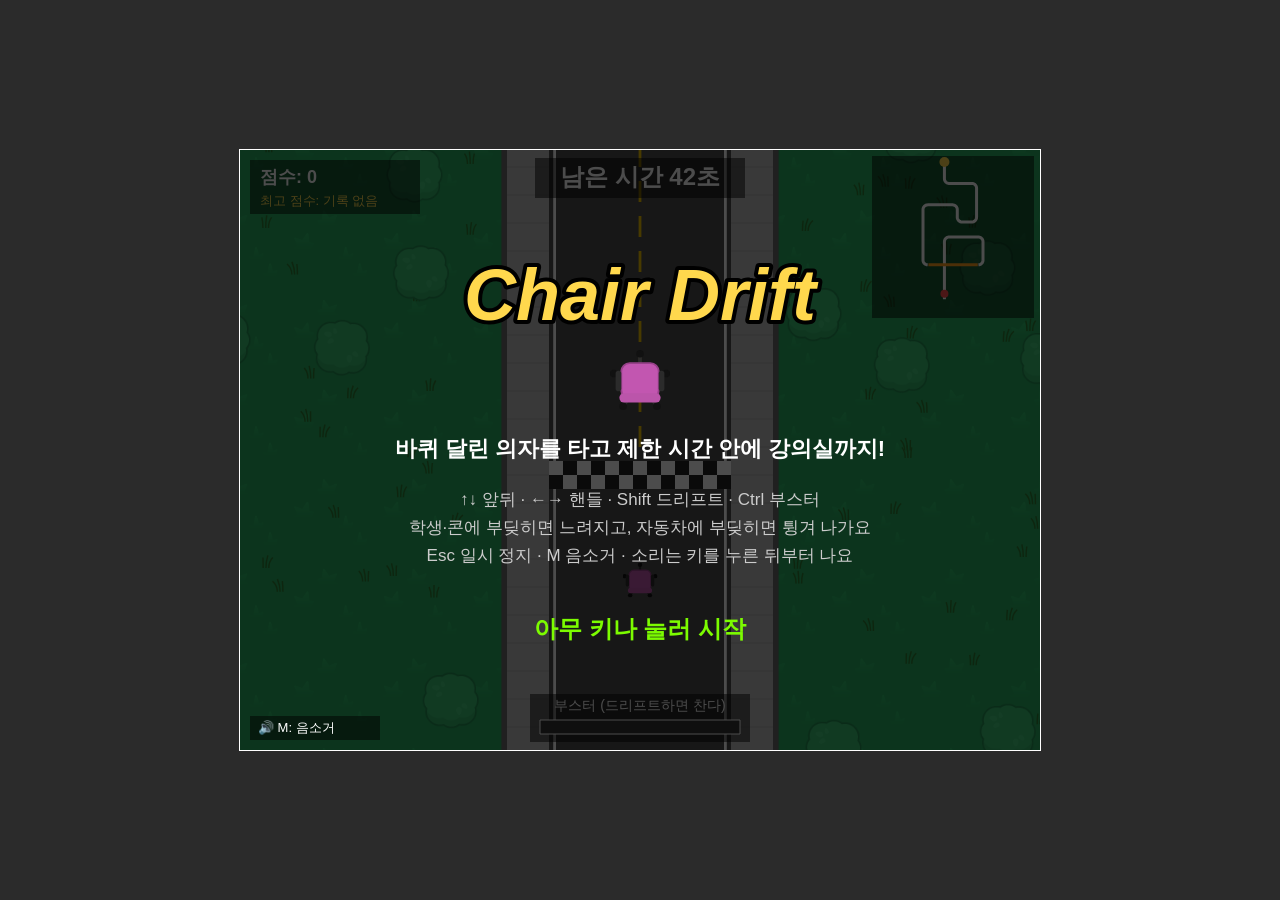
<file: 2d/index.html>
<!doctype html>
<html lang="ko">
<head>
  <meta charset="utf-8">
  <meta name="viewport" content="width=device-width, initial-scale=1">
  <title>Chair Drift</title>
  <link rel="icon" href="../images/chair.svg">
  <link rel="stylesheet" href="style.css">
  <script src="script.js" defer></script>
</head>
<body>
  <canvas id="game" width="800" height="600"></canvas>
</body>
</html>
</file>
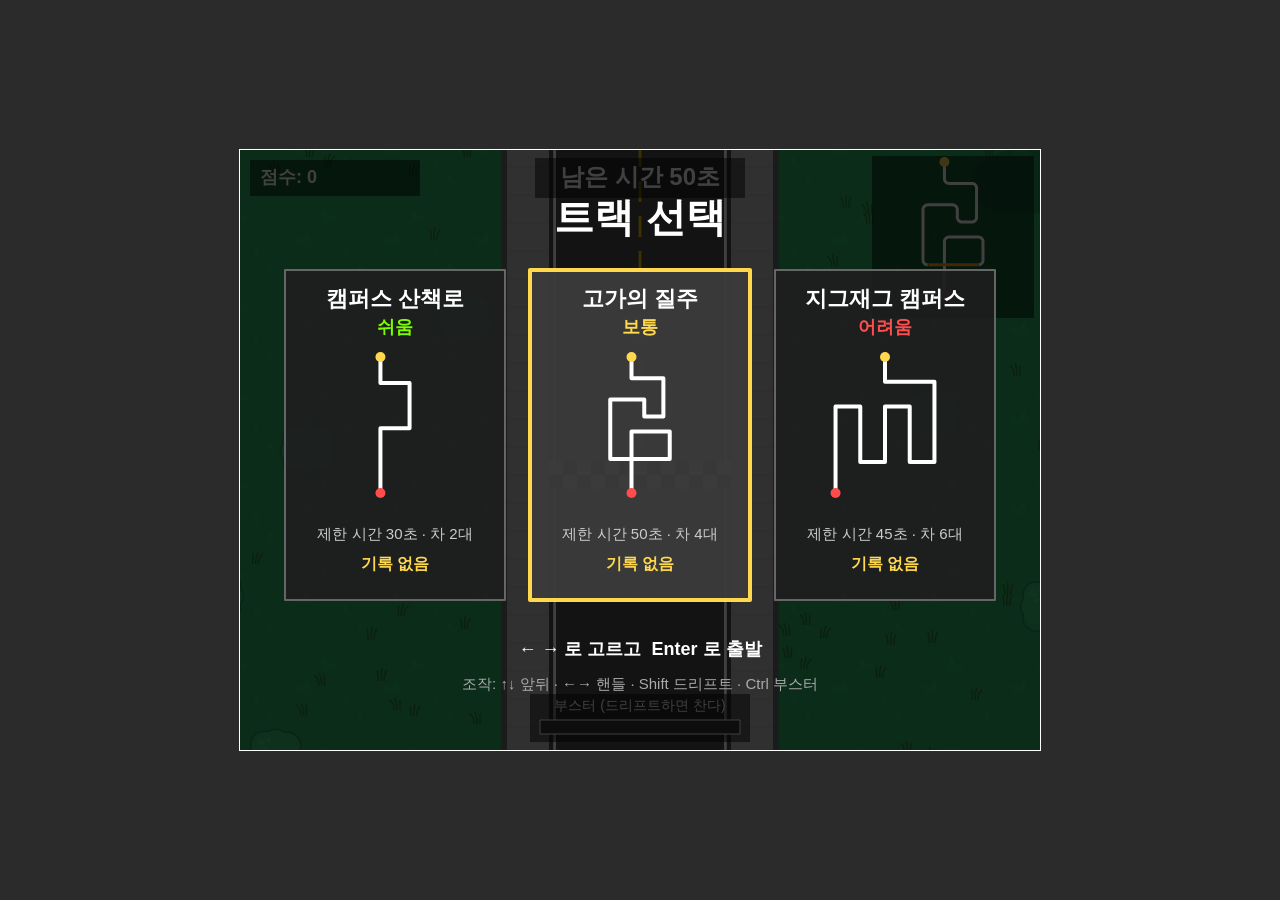
<file: debug-practice.html>
<!doctype html>
<html lang="ko">
<head>
  <meta charset="utf-8">
  <meta name="viewport" content="width=device-width, initial-scale=1">
  <title>Chair Drift (디버깅 연습)</title>
  <link rel="icon" href="images/chair.svg">
  <style>
/* 페이지 전체: 어두운 회색 배경 */
body {
  margin: 0;
  min-height: 100vh;
  background: #2b2b2b;
  /* canvas를 화면 가운데에 놓는다 */
  display: flex;
  align-items: center;
  justify-content: center;
}

/* 게임 도화지: 얇은 흰 테두리 */
#game {
  border: 1px solid #ffffff;
}
  </style>
</head>
<body>
  <canvas id="game" width="800" height="600"></canvas>
  <script>
const canvas = document.getElementById("game");  // 이름이 "game"인 도화지를 찾는다
const ctx = canvas.getContext("2d");             // 그 도화지에 그릴 "붓"을 가져온다

// ===== 좌표와 크기 (여기 숫자만 바꾸면 그림이 바뀐다) =====
// 화면 크기: 가로 800, 세로 600. (0, 0)은 왼쪽 위, y가 커지면 아래로 간다.
// 맵은 화면보다 훨씬 넓다. 아래 좌표들은 전부 "맵 위의 좌표"다.

// ===== 카메라 (추격 시점) =====
// 화면은 맵의 일부만 비추는 카메라다. 카메라는 의자 뒤에 붙어서, 의자가 도는 대로 같이 돈다.
const SCREEN_WIDTH = 800;
const SCREEN_HEIGHT = 600;
const CAMERA_ANCHOR_Y = 430;                // 의자가 화면에서 머무르는 높이 (가로는 한가운데). 아래쪽이라 앞이 넓게 보인다
const CAMERA_TURN_FOLLOW = 0.04;            // 카메라가 의자 방향을 따라 도는 빠르기 (0~1). 작을수록 늦게, 부드럽게 따라 돈다
const CAMERA_ZOOM = 0.7;                    // 화면 확대 배율 (1 = 원래 크기). 작을수록 카메라가 멀어져서 넓게 보인다
const VIEW_RADIUS = 650 / CAMERA_ZOOM;      // 화면이 돌아가도 보일 수 있는 의자 주변 범위 (이 밖은 그리지 않는다)
let cameraAngle = 0;                        // 카메라가 바라보는 방향 (0 = 맵 위쪽)

// ===== 트랙 목록 (난이도 3단계) =====
// 트랙마다: 이름, 난이도, 제한 시간, 자동차 수, 콘 수, 꼭짓점(points)
// 꼭짓점은 출발부터 강의실(결승)까지 순서대로 직선으로 잇고, 꼭짓점마다 모서리를 반지름 CORNER_RADIUS인 원호로 둥글게 깎는다
// bridge: true인 점에서 다음 점까지의 직선은 고가도로다 (다른 길 위를 지나간다)
// 결승(마지막 점)이 맨 위에 있어야 한다 (그 위는 강의실 건물). 나란한 길끼리는 700 이상 떨어뜨린다
const TRACKS = [
  {
    name: "캠퍼스 산책로",
    level: "쉬움",
    levelColor: "#7CFC00",
    timeLimit: 30,
    carCount: 2,
    coneCount: 8,
    points: [
      { x: 0, y: 400 },        // 출발
      { x: 0, y: -1600 },      // 직선 → 오른쪽
      { x: 900, y: -1600 },    // → 위로
      { x: 900, y: -3000 },    // → 왼쪽
      { x: 0, y: -3000 },      // → 위로
      { x: 0, y: -3800 },      // 강의실 앞 (결승)
    ],
  },
  {
    // 카트라이더 "빌리지 고가의 질주" 느낌: 긴 직선 + 직각 코너 + 헤어핀 + 고가도로
    name: "고가의 질주",
    level: "보통",
    levelColor: "#ffd84d",
    timeLimit: 50,
    carCount: 4,
    coneCount: 25,
    points: [
      { x: 0, y: 400 },                      // 출발 (출발선 뒤 여유 공간)
      { x: 0, y: -2500 },                    // 첫 긴 직선 → 오른쪽으로 직각
      { x: 1800, y: -2500 },                 // → 아래로 직각
      { x: 1800, y: -1200, bridge: true },   // 여기서 시작하는 긴 직선이 고가도로. 첫 직선 위를 가로지른다
      { x: -1000, y: -1200 },                // 고가에서 내려와 위로 직각
      { x: -1000, y: -4000 },                // 긴 직선 → 오른쪽으로 직각
      { x: 600, y: -4000 },                  // 헤어핀 시작: 아래로 꺾어 내려갔다가
      { x: 600, y: -3200 },
      { x: 1500, y: -3200 },                 // 옆으로 건너가서 다시 위로 (U자로 되돌아가기)
      { x: 1500, y: -5000 },                 // 긴 직선 → 왼쪽으로 직각
      { x: 0, y: -5000 },                    // → 위로 직각
      { x: 0, y: -6000 },                    // 강의실 앞 (결승)
    ],
  },
  {
    // 뱀처럼 오르내리는 헤어핀 연속
    name: "지그재그 캠퍼스",
    level: "어려움",
    levelColor: "#ff4d4d",
    timeLimit: 45,
    carCount: 6,
    coneCount: 40,
    points: [
      { x: 0, y: 400 },        // 출발
      { x: 0, y: -2400 },      // 위로 → 헤어핀
      { x: 800, y: -2400 },
      { x: 800, y: -600 },     // 아래로 → 헤어핀
      { x: 1600, y: -600 },
      { x: 1600, y: -2400 },   // 위로 → 헤어핀
      { x: 2400, y: -2400 },
      { x: 2400, y: -600 },    // 아래로 → 헤어핀
      { x: 3200, y: -600 },
      { x: 3200, y: -3200 },   // 긴 오르막 → 왼쪽
      { x: 1600, y: -3200 },
      { x: 1600, y: -4000 },   // 강의실 앞 (결승)
    ],
  },
];
// 지금 달리는 트랙: 주소 뒤의 ?track=번호로 고른다 (없으면 선택 화면부터, 기본은 "보통")
const TRACK_INDEX = readTrackIndex();
const TRACK = TRACKS[TRACK_INDEX];
const TRACK_POINTS = TRACK.points;
const STARTED_FROM_MENU = new URLSearchParams(location.search).has("track");   // 선택 화면에서 골라서 들어왔나
let menuIndex = TRACK_INDEX;   // 선택 화면에서 지금 고르고 있는 트랙
let isNewRecord = false;       // 이번 판이 그 트랙 최고 점수인가
const CORNER_RADIUS = 220;    // 코너 원호의 반지름. 클수록 코너가 완만하고, 작을수록 급해서 어렵다
                              // (ROAD_HALF + SIDEWALK_WIDTH = 190보다 커야 코너 안쪽 인도가 접히지 않는다)
const TRACK_STEP = 8;         // 트랙을 몇 픽셀마다 점으로 나눠 둘지 (작을수록 매끄럽지만 느리다)

// 길 단면: 왼쪽부터 잔디 → 인도 → 차도 → 인도 → 잔디 (전부 길 가운데 선에서 떨어진 거리)
const ROAD_HALF = 130;        // 차도 반폭 (차도 전체 폭 260 = 의자 5개 정도)
const SIDEWALK_WIDTH = 60;    // 양쪽 인도 폭 (학생 어깨 폭 52가 들어가게)
const LANE_OFFSET = 65;       // 자동차 차선 가운데가 길 가운데 선에서 떨어진 거리
const RAIL_WIDTH = 8;         // 인도 바깥 끝 가드레일 두께. 의자는 이 밖(잔디)으로 나갈 수 없다
const WALL_BOUNCE = 0.3;      // 가드레일에 부딪히면 바깥으로 가던 속도의 이 비율만큼 안쪽으로 튕긴다
const WALL_FRICTION = 0.92;   // 가드레일에 긁히는 동안 매 프레임 속도가 이 비율로 줄어든다
const TRACK_SEARCH = 150;     // 의자 위치를 찾을 때 직전 자리 앞뒤로 볼 트랙 점 수 (150점 = 1200픽셀)
const BRIDGE_SHADOW = 30;     // 고가도로 그림자가 땅에 비치는 거리 (높이 있어 보이게)
const START_LINE_S = 400;     // 출발선 위치 (트랙 시작에서 달린 거리)

// 트랙을 TRACK_STEP 간격의 점들로 나눠 둔다: { x, y, s(시작부터 거리), tx, ty(진행 방향), bridge }
const trackSamples = buildTrack();
const TRACK_LENGTH = trackSamples[trackSamples.length - 1].s;   // 트랙 전체 길이
const FINISH = trackSamples[trackSamples.length - 1];          // 결승 지점 (강의실 문 앞)

// 맵 크기: 트랙을 둘러싸고 잔디를 넉넉히. 맵 위쪽 끝은 강의실 건물
const WORLD_LEFT = Math.min(...TRACK_POINTS.map(p => p.x)) - 900;
const WORLD_RIGHT = Math.max(...TRACK_POINTS.map(p => p.x)) + 900;
const WORLD_BOTTOM = Math.max(...TRACK_POINTS.map(p => p.y)) + 600;
const WORLD_TOP = FINISH.y;   // 강의실 건물 아래쪽 끝 (여기보다 위로는 못 간다)

// 나무와 풀: 시작할 때 길을 피해 잔디 위에 자동으로 배치한다 (아래 placeScenery 함수)
const TREE_SIZE = 80;
let trees = [];               // { x, y } 이미지의 왼쪽 위 꼭짓점
let grassTufts = [];          // { x, y } 풀 뿌리 위치
const TREE_COUNT = 450;       // 나무를 놓아 볼 횟수 (길과 겹치는 자리는 버려서 실제로는 더 적다)
const TUFT_COUNT = 3000;      // 풀 포기를 놓아 볼 횟수
const GRASS_BLADE_HEIGHT = 18;   // 풀잎 길이
const GRASS_SWAY = 4;            // 풀잎 끝이 좌우로 흔들리는 최대 거리
let swayTime = 0;                // 흔들림 시계: 매 프레임 조금씩 커진다
const SWAY_SPEED = 0.05;         // 흔들리는 빠르기 (클수록 빨리 흔들린다)
const TREE_SWAY_ANGLE = 0.04;    // 나무가 좌우로 기우는 최대 각도 (0.04 ≈ 2도)

// 구름 그림자: 하늘의 구름이 땅에 드리운 반투명 그림자가 천천히 가로지른다 (size는 크기 배율, 1 = 기본)
let clouds = [];
const CLOUD_COUNT = 30;
const CLOUD_RADIUS = 110;        // 구름 그림자 가로 반지름 (size가 1일 때)

// 플레이어(의자): 50×50, 출발선 뒤에서 출발한다
// 방향키로 움직이므로 위치는 let (chairX, chairY는 왼쪽 위 꼭짓점)
const CHAIR_SIZE = 50;
const chairStart = pointAt(START_LINE_S - 150);
let chairX = chairStart.x - CHAIR_SIZE / 2;
let chairY = chairStart.y - CHAIR_SIZE / 2;

// 의자가 지금 트랙의 어디쯤인가 (매 프레임 updateChairTrack이 계산한다)
let chairTrackIndex = 0;      // 가장 가까운 트랙 점 번호
let chairS = 0;               // 트랙 시작에서 달린 거리 (자동차를 의자 근처에 다시 나타나게 할 때 쓴다)
let chairOnBridge = false;    // 고가도로 위인가 (고가 아래를 지날 때와 그리는 순서가 달라진다)

// 역주행 경고: 트랙 진행 방향과 반대로 움직이는 상태가 잠깐 이어지면 화면에 경고를 띄운다
const WRONG_WAY_SPEED = 1.5;  // 트랙 반대 방향으로 이 속도보다 빠르게 움직이면 역주행으로 본다
const WRONG_WAY_DELAY = 30;   // 역주행이 이 프레임 수(30 ≈ 0.5초)만큼 이어지면 경고 (살짝 흔들린 걸로는 안 뜨게)
let wrongWayFrames = 0;       // 역주행이 몇 프레임째 이어지고 있나

// ===== 조작 설정 (여기 숫자를 바꿔 가며 조작 느낌을 튜닝한다) =====
const CHAIR_SPEED = 9;        // 이동 속도: 한 프레임에 움직이는 픽셀 수 (최고 속도)
const GRIP = 0.25;            // 평소 접지력 (0~1): 클수록 키를 누른 방향으로 바로 꺾이고 바로 선다
const DRIFT_GRIP = 0.03;      // Shift 드리프트 중 접지력: 작을수록 관성이 커서 옆으로 오래 미끄러진다
const TURN_RATE = 0.05;       // ← → 키로 한 프레임에 도는 각도 (라디안, 0.05 ≈ 3도)
const REVERSE_SPEED_RATE = 0.5;  // ↓ 키로 뒤로 갈 때는 최고 속도의 이 비율만큼만

let chairVX = 0;              // 의자의 지금 가로 속도 (양수 = 오른쪽)
let chairVY = 0;              // 의자의 지금 세로 속도 (양수 = 아래)
let chairAngle = Math.atan2(chairStart.tx, -chairStart.ty);   // 의자가 바라보는 방향 (0 = 위쪽). 처음엔 트랙 진행 방향

// ===== 드리프트 연출 =====
const DRIFT_TURN_RATE = 0.08; // 드리프트 중에는 더 빨리 돈다 → 몸은 휙 돌고 몸통은 원래 방향으로 미끄러진다
const DRIFT_MIN_SPEED = 1.5;  // 이 속도보다 느리면 드리프트 연출(자국, 연기)을 하지 않는다
let isDrifting = false;       // 지금 드리프트로 미끄러지는 중인가 (연출을 켜고 끄는 데 쓴다)

// 스키드 마크: 뒷바퀴가 지나간 자리에 남는 타이어 자국 (짧은 선분들의 목록)
// 선분마다 { x1, y1, x2, y2, life, bridge }. life가 줄어들수록 흐려지고 0이 되면 지운다
let skidMarks = [];
const SKID_LIFE = 240;        // 자국이 사라지기까지 걸리는 프레임 수 (240 ≈ 4초)
const SKID_WIDTH = 4;         // 자국 굵기
let lastWheels = null;        // 직전 프레임의 뒷바퀴 위치 (자국 선을 이어 그리는 데 쓴다)

// 바퀴 연기: 드리프트 중 뒷바퀴에서 피어오르는 회색 연기 ({ x, y, size, life })
let smokes = [];
const SMOKE_LIFE = 40;        // 연기가 사라지기까지 걸리는 프레임 수

// ===== 충돌 판정 (6장) =====
// 판정 영역(히트박스): 그림을 감싸는 사각형을 그림보다 조금 작게 잡는다 (스치기만 해도 부딪히면 억울하니까)
const CHAIR_HITBOX = 33;      // 의자 판정 사각형 한 변 (그림은 50)
const CAR_HITBOX_SHRINK = 6;  // 자동차 판정은 그림(40×70)보다 가로·세로 6씩 작게
const STUDENT_HITBOX = 30;    // 학생 판정 사각형 한 변 (그림은 52×36)
const CONE_HITBOX = 20;       // 콘 판정 사각형 한 변 (그림은 24)
let showHitbox = false;       // true면 판정 영역을 빨간 테두리로 그린다 (판정이 맞는지 눈으로 확인용)

// 부딪혔을 때 효과 (기획서: 학생 = 슬로우, 자동차 = 튕겨 나가고 잠시 스턴). 시간은 전부 프레임 수 (60 ≈ 1초)
const SLOW_FRAMES = 60;       // 학생·콘에 부딪히면 이만큼 느려진다
const SLOW_SPEED_RATE = 0.4;  // 슬로우 중 최고 속도 비율
const STUN_FRAMES = 45;       // 자동차에 부딪히면 이만큼 조작이 안 된다
const STUN_SPIN = 0.25;       // 스턴 중 의자가 한 프레임에 빙글 도는 각도
const CAR_BOUNCE = 14;        // 자동차에 부딪혀 튕겨 나가는 속도
const HIT_COOLDOWN = 60;      // 한 번 부딪힌 뒤 이만큼은 무적 (매 프레임 계속 부딪히지 않게)
let slowTimer = 0;            // 남은 슬로우 프레임 (0이면 정상)
let stunTimer = 0;            // 남은 스턴 프레임
let hitCooldown = 0;          // 남은 무적 프레임
let hitMessage = "";          // 의자 위에 띄울 글자 ("슬로우!", "쾅! 스턴")
let hitMessageTimer = 0;      // 글자를 띄울 남은 프레임
let flashTimer = 0;           // 화면이 빨갛게 번쩍이는 남은 프레임 (자동차 충돌)

// 조작 방식 비교 실험용 스위치 (워크북 5장 Step 2 · Step 3)
// "A" = keydown 안에서 직접 움직이는 방식 (꾹 누르면 끊기고, 대각선이 안 된다)
// "B" = keys에 눌린 상태를 기록하고, 게임 루프에서 움직이는 방식 (매끄럽다)
const CONTROL_METHOD = "B";

// 눌린 키를 적어 두는 메모장: keys["ArrowLeft"]가 true면 지금 왼쪽 키가 눌려 있다
const keys = {};

// 다른 학생: 위에서 본 초록 옷 학생 (x, y는 "중심")
const STUDENT_WIDTH = 52;
const STUDENT_HEIGHT = 36;
// 학생들은 차도가 아니라 양쪽 인도 위를 따라 걷는다 (차는 차도, 사람은 인도). 고가도로 위에는 없다
// 학생마다 자기 구간(minS ~ maxS, 트랙 거리)만 오가다가 끝에 닿으면 돌아선다
// side는 어느 쪽 인도인지 (-1 = 진행 방향 왼쪽, 1 = 오른쪽)
let students = [];
const STUDENT_GAP = 700;      // 학생을 놓을 트랙 거리 간격
const STUDENT_WALK_RANGE = 260;  // 한 학생이 오가는 구간 길이
const STUDENT_WOBBLE = 0.12;  // 걸을 때 몸이 좌우로 흔들리는 각도 (0.12 ≈ 7도)

// 자동차: 40×70, 트랙을 따라 자기 차선으로 달린다. 위치는 트랙 거리(s)로 기억한다
const CAR_WIDTH = 40;
const CAR_HEIGHT = 70;
// 자동차들: 배열 하나에 여러 대를 담는다. 한 대는 { s: 트랙 거리, speed: 속도, lane: 차선 }
// speed가 양수면 의자와 같은 방향(오른쪽 차선, lane 1), 음수면 마주 오는 차(반대편 차선, lane -1)
// CAR_COUNT 숫자만 바꾸면 코드를 고치지 않아도 자동차 수가 바뀐다
const CAR_COUNT = TRACK.carCount;   // 트랙마다 다르다 (트랙 목록에서)
let cars = [];
const CAR_RESPAWN_AHEAD = 2500;   // 자동차가 멀어지면 의자보다 이만큼 앞에 다시 나타난다
const CAR_RESPAWN_BEHIND = 1500;  // 의자보다 이만큼 뒤로 처지면 다시 나타나게 한다
const CAR_INSIDE_BUILDING = 150;  // 결승을 지나 이만큼 더 가면 강의실 건물 안에 완전히 가려진다

// 공사 콘: 차도 위에 가만히 놓인 장애물. 한 개는 { s: 트랙 거리, offset: 길 가운데에서 옆으로 떨어진 거리 }
// offset이 양수면 진행 방향 오른쪽, 음수면 왼쪽
const CONE_COUNT = TRACK.coneCount; // 트랙마다 다르다
const CONE_SIZE = 24;
let cones = [];

// 횡단보도와 길을 건너는 학생: 트랙 곳곳의 직선 구간에 횡단보도를 만들고, 학생이 차도를 가로질러 오간다
// 건너는 학생 한 명은 { s: 횡단보도 위치, offset: 길 가운데에서 옆으로 떨어진 거리, speed: 건너는 속도 }
const CROSSWALK_GAP = 3000;                              // 횡단보도 사이 간격 (트랙 거리)
const CROSSERS_PER_CROSSWALK = 2;                        // 횡단보도 하나에 건너는 학생 수
const CROSS_RANGE = ROAD_HALF + SIDEWALK_WIDTH / 2;      // 한쪽 인도 가운데 ~ 반대편 인도 가운데
let crosswalks = [];
let crossers = [];

// 자동차 전조등: 자동차 앞쪽으로 뻗는 노란 반투명 빛
const HEADLIGHT_LENGTH = 45;  // 빛이 뻗는 길이

// 강의실 건물과 문: 결승 지점 바로 위. 문은 결승 지점 가운데에 붙어 있다
const BUILDING_WALL_HEIGHT = 100;   // 문 위로 보이는 건물 벽 높이 (창문이 있는 부분)
const DOOR_WIDTH = 120;
const DOOR_HEIGHT = 40;
const DOOR_X = FINISH.x - DOOR_WIDTH / 2;
const DOOR_Y = WORLD_TOP - DOOR_HEIGHT;

// 미니맵: 화면 오른쪽 위에 트랙 전체를 작게 (위쪽이 맵 위쪽, 돌아가지 않는다)
const MINIMAP_SIZE = 150;
const MINIMAP_X = SCREEN_WIDTH - MINIMAP_SIZE - 12;
const MINIMAP_Y = 12;

// 남은 시간 글자: 화면 위 가운데
const TIME_LIMIT = TRACK.timeLimit;   // 제한 시간(초). 트랙마다 다르다 (트랙 목록에서)
let startTime = 0;                // 출발한 순간의 시각 (Date.now() 값, 밀리초)
let remainingMs = TIME_LIMIT * 1000;   // 남은 시간 (밀리초)
let timeLeft = TIME_LIMIT;        // 화면에 보여 줄 남은 시간 (정수 초)

// ===== 게임 상태와 점수 (6장) =====
// "select" = 트랙 선택 화면 / "countdown" = 출발 전 3, 2, 1 / "playing" = 달리는 중
// "finished" = 강의실 도착 (성공) / "gameover" = 시간 초과 (결석)
let gameState = STARTED_FROM_MENU ? "countdown" : "select";
let score = 0;                    // 점수 = 도착했을 때 남은 시간 × 100 (시간 초과면 0)
let finishSeconds = 0;            // 도착까지 걸린 시간 (초)
const FINISH_MARGIN = 60;         // 결승 지점 이만큼 앞에 닿으면 도착으로 친다

// 부스터 게이지: 화면 아래 가운데
const GAUGE_X = 300;
const GAUGE_Y = 570;
const GAUGE_WIDTH = 200;
const GAUGE_HEIGHT = 14;
// ===== 부스터 (기획서: 드리프트하면 게이지가 차고, 다 차면 Ctrl로 부스터) =====
const DRIFT_GAUGE_RATE = 0.006;  // 최고 속도로 드리프트할 때 한 프레임에 차는 게이지 (0.006 → 약 2.8초면 가득)
const BOOST_FRAMES = 90;         // 부스터가 이어지는 프레임 수 (90 = 1.5초)
const BOOST_SPEED_RATE = 1.6;    // 부스터 중 최고 속도 배율
const BOOST_GRIP = 0.12;         // 부스터 중 속도가 목표를 따라가는 비율 (확 튀어 나가게)
let boostGauge = 0;              // 부스터 게이지 (0 = 빈칸, 1 = 가득)
let boostTimer = 0;              // 남은 부스터 프레임

// ===== 번아웃 → 출발 대시 (↑와 ↓를 같이 누르면) =====
// 같이 누르는 동안 제자리에서 바퀴가 헛돌며 힘이 모이고, ↓만 떼면 모인 힘만큼 앞으로 튀어 나간다
const BURNOUT_CHARGE_FRAMES = 60;   // 힘이 가득 모이는 데 걸리는 프레임 수 (60 = 1초)
const BURNOUT_MIN_CHARGE = 0.3;     // 이만큼은 모여야 출발 대시가 나간다
const LAUNCH_BOOST_FRAMES = 45;     // 힘이 가득일 때 출발 대시가 이어지는 프레임 수
let burnoutCharge = 0;              // 모인 힘 (0 ~ 1)
let isBurnout = false;              // 지금 번아웃 중인가 (↑와 ↓를 같이 누르는 중)
let launchMessageTimer = 0;         // "출발!" 같은 글자를 띄울 남은 프레임
let launchText = "";                // 띄울 글자 ("출발!", "출발 부스터!", "너무 빨랐어요")
let boostWasPressed = false;        // 직전 프레임에 Ctrl이 눌려 있었나 (꾹 누르고 있어도 한 번만 쓰게)

// ===== 출발 카운트다운과 출발 부스터 (카트라이더처럼) =====
// 3 → 2 → 1 → GO! 동안은 움직일 수 없다. GO!가 뜨는 순간에 맞춰 ↑를 "새로" 누르면 출발 부스터
// 카운트다운 내내 ↑를 꾹 누르고 있으면 너무 빨리 누른 것이라 실패한다
const COUNTDOWN_MS = 3000;          // 카운트다운 길이 (3초)
const START_BOOST_EARLY_MS = 300;   // GO! 이만큼 전부터
const START_BOOST_LATE_MS = 250;    // GO! 이만큼 뒤까지 ↑를 새로 누르면 성공
const START_BOOST_FRAMES = 60;      // 출발 부스터가 이어지는 프레임 수 (1초)
let countdownStart = 0;             // 카운트다운을 시작한 시각 (Date.now())
let goTime = 0;                     // GO!가 뜬 시각
let upPressTime = 0;                // ↑를 마지막으로 새로 누른 시각 (0 = 아직 안 누름)
let startBoostChecked = false;      // 출발 부스터 판정을 끝냈나

// ===== 맵 꾸미기: 나무·풀·학생·구름을 길을 피해서 배치한다 (시작할 때 한 번) =====
placeScenery();

// ===== 장애물 배치: 횡단보도 자리 찾기 → 자동차·콘·건너는 학생 만들기 =====
crosswalks = findCrosswalks();
createCars();
createCones();
createCrossers();

// ===== 이미지 불러오기 =====
// 이미지는 불러오는 데 시간이 걸린다.
// 모든 이미지가 다 불러와진 뒤(onload)에 화면을 그려야 빈칸 없이 보인다.

const chairImage = new Image();
const carImage = new Image();
const studentImage = new Image();
const treeImage = new Image();
const grassImage = new Image();

const allImages = [chairImage, carImage, studentImage, treeImage, grassImage];
let loadedCount = 0;     // 지금까지 불러온 이미지 개수

for (const image of allImages) {
  image.onload = function () {
    loadedCount = loadedCount + 1;
    // 마지막 이미지까지 다 불러왔으면 게임 루프에 시동을 건다
    if (loadedCount === allImages.length) {
      if (gameState === "countdown") startCountdown();   // 트랙을 골라 들어왔으면 3, 2, 1 카운트다운 시작
      gameLoop();                    // 첫 시동 (그 뒤로는 루프가 스스로 자기를 부른다)
    }
  };
}

// src를 정하는 순간 불러오기가 시작된다 (파일 이름은 영어 소문자)
chairImage.src = "images/chair.svg";
carImage.src = "images/car.png";
studentImage.src = "images/student.png";
treeImage.src = "images/tree.png";
grassImage.src = "images/grass.png";

// ===== 키보드 입력 =====
// 키보드는 canvas가 아니라 document(페이지 전체)에 건다. canvas는 키 입력을 받지 않는다.

// 키를 누르는 순간: "눌렸다"고 적어 둔다
document.addEventListener("keydown", function (e) {
  // 방향키·스페이스바로 페이지가 스크롤되어 게임이 흔들리지 않게, 브라우저 기본 동작을 막는다
  if (["ArrowUp", "ArrowDown", "ArrowLeft", "ArrowRight", " ", "Control", "Enter"].includes(e.key)) {
    e.preventDefault();
  }

  // ↑를 새로 누른 순간을 기록한다 (출발 부스터 판정용). 꾹 누르고 있을 때 반복해서 들어오는 건 무시
  if (e.key === "ArrowUp" && !keys["ArrowUp"]) {
    upPressTime = Date.now();
  }

  // R 키: 도착했거나 게임 오버일 때 처음부터 다시 시작
  // 한글 입력 상태면 R 자리 키가 "ㄱ"으로 들어오므로, 키 자리 이름(e.code)도 같이 본다
  if ((e.key === "r" || e.key === "R" || e.code === "KeyR") && (gameState === "finished" || gameState === "gameover")) {
    resetGame();
  }

  // 트랙 선택 화면: ← → 로 고르고 Enter로 출발
  if (gameState === "select") {
    if (e.key === "ArrowLeft") menuIndex = (menuIndex + TRACKS.length - 1) % TRACKS.length;
    if (e.key === "ArrowRight") menuIndex = (menuIndex + 1) % TRACKS.length;
    if (e.key === "Enter") chooseTrack(menuIndex);
  }
  // T 키: 결과 화면에서 트랙 선택으로 (한글 입력 상태의 "ㅅ"도 받게 e.code도 본다)
  if ((e.key === "t" || e.key === "T" || e.code === "KeyT") && (gameState === "finished" || gameState === "gameover")) {
    menuIndex = TRACK_INDEX;
    gameState = "select";
  }

  if (CONTROL_METHOD === "A") {
    // 방식 A: 눌릴 때마다 여기서 바로 위치를 바꾼다 (비교 실험용)
    if (e.key === "ArrowLeft") chairX = chairX - CHAIR_SPEED;
    if (e.key === "ArrowRight") chairX = chairX + CHAIR_SPEED;
    if (e.key === "ArrowUp") chairY = chairY - CHAIR_SPEED;
    if (e.key === "ArrowDown") chairY = chairY + CHAIR_SPEED;
  } else {
    // 방식 B: 기록만 한다. 실제로 움직이는 건 게임 루프가 한다
    keys[e.key] = true;
  }
});

// 키에서 손을 떼는 순간: "떼었다"고 적어 둔다
document.addEventListener("keyup", function (e) {
  keys[e.key] = false;
});

// 다른 창을 누르면 keyup이 안 들어와서 키가 계속 눌린 걸로 남는다 → 전부 뗀 것으로 지운다
window.addEventListener("blur", function () {
  for (const key in keys) {
    keys[key] = false;
  }
});

// ===== 게임 루프: 지우기 → 계산 → 그리기 → 다음 프레임 예약 =====

function gameLoop() {
  // ===== ① 지우기: 이전 프레임 그림을 없앤다 =====
  ctx.clearRect(0, 0, canvas.width, canvas.height);

  // ===== ② 계산: 상태(숫자)를 바꾼다 =====

  // 카운트다운 중에는 시간만 잰다 (아무것도 움직이지 않는다)
  if (gameState === "countdown") {
    updateCountdown();
  }
  // 달리는 중일 때만 계산한다. 도착했거나 게임 오버면 모두 멈춘다 (루프는 계속 돌면서 결과 화면을 그린다)
  if (gameState === "playing") {
    checkStartBoost();
    updateGame();
  }

  // ===== ③ 그리기: 바뀐 숫자대로 화면을 그린다 =====
  const chairCenterX = chairX + CHAIR_SIZE / 2;
  const chairCenterY = chairY + CHAIR_SIZE / 2;

  // 카메라 (추격 시점): 네 단계로 붓을 옮긴다. 아래에서부터 거꾸로 읽으면 이해하기 쉽다
  //   ④ 의자 중심이 (0, 0)에 오게 맵을 민다
  //   ③ CAMERA_ZOOM만큼 맵을 작게 줄인다 → 카메라가 멀리서 보는 것처럼 넓게 보인다
  //   ② 카메라 각도만큼 맵을 반대로 돌린다 → 의자가 바라보는 쪽이 화면 위쪽이 된다
  //   ① (0, 0)을 화면 가운데 아래(의자 자리)로 옮긴다
  // 여기부터 restore 전까지는 전부 "맵 위의 좌표"로 그린다
  ctx.save();
  ctx.translate(SCREEN_WIDTH / 2, CAMERA_ANCHOR_Y);   // ①
  ctx.rotate(-cameraAngle);                           // ②
  ctx.scale(CAMERA_ZOOM, CAMERA_ZOOM);                // ③
  ctx.translate(-chairCenterX, -chairCenterY);        // ④

  // 화면이 돌아가 있어서, 의자 주변 VIEW_RADIUS 안은 어느 방향이든 보일 수 있다
  const viewLeft = chairCenterX - VIEW_RADIUS;
  const viewTop = chairCenterY - VIEW_RADIUS;

  // ----- 1. 잔디 (보이는 범위 전체 바닥) -----
  // [새로 시도] 패턴: 작은 잔디 그림을 타일처럼 반복해서 칠한다. 길은 이 위에 덮어 그린다
  ctx.fillStyle = ctx.createPattern(grassImage, "repeat");
  ctx.fillRect(viewLeft, viewTop, VIEW_RADIUS * 2, VIEW_RADIUS * 2);

  // 풀 포기: 포기마다 풀잎 3개. 끝부분이 sin(사인) 물결처럼 좌우로 흔들린다
  // 포기마다 위치를 더해서 흔들리는 타이밍을 다르게 → 바람이 지나가는 것처럼 보인다
  ctx.strokeStyle = "#2f7d32";
  ctx.lineWidth = 2;
  for (const tuft of grassTufts) {
    if (!isNearChair(tuft.x, tuft.y, 0)) continue;   // 화면 밖이면 건너뛴다
    const sway = Math.sin(swayTime + tuft.x * 0.05 + tuft.y * 0.03) * GRASS_SWAY;
    for (let i = -1; i <= 1; i++) {
      const rootX = tuft.x + i * 4;                        // 풀잎 뿌리 (4픽셀 간격)
      const tipX = rootX + i * 3 + sway;                    // 풀잎 끝 (바깥으로 벌어지고 + 흔들림)
      const tipY = tuft.y - GRASS_BLADE_HEIGHT + Math.abs(i) * 3;   // 가운데 잎이 제일 길다
      ctx.beginPath();
      ctx.moveTo(rootX, tuft.y);
      ctx.quadraticCurveTo(rootX, tuft.y - GRASS_BLADE_HEIGHT / 2, tipX, tipY);   // 살짝 휜 풀잎
      ctx.stroke();
    }
  }

  // ----- 2. 땅 위 도로 (인도 + 차도 + 차선) -----
  drawRoad(false);

  // ----- 3. 출발선: 체크무늬 띠 -----
  drawAcrossRoad(START_LINE_S, function () {
    let col = 0;   // 몇 번째 칸인가 (흰색·검은색을 번갈아 칠하려고 센다)
    for (let x = -ROAD_HALF; x < ROAD_HALF; x += 20) {
      for (let row = 0; row < 2; row++) {
        ctx.fillStyle = (col + row) % 2 === 0 ? "#ffffff" : "#222222";
        ctx.fillRect(x, -20 + row * 20, 20, 20);
      }
      col = col + 1;
    }
  });

  // ----- 4. 횡단보도: 강의실 앞, 흰 줄무늬 -----
  drawAcrossRoad(TRACK_LENGTH - 120, function () {
    ctx.fillStyle = "#ffffff";
    for (let x = -ROAD_HALF + 20; x < ROAD_HALF - 20; x += 40) {
      ctx.fillRect(x, -20, 20, 40);
    }
  });

  // 트랙 곳곳의 횡단보도 (학생이 건너는 곳)
  for (let i = 0; i < crosswalks.length; i++) {
    drawAcrossRoad(crosswalks[i], function () {
      ctx.fillStyle = "#ffffff";
      for (let x = -ROAD_HALF + 20; x < ROAD_HALF - 20; x += 40) {
        ctx.fillRect(x, -20, 20, 40);
      }
    });
  }

  // ----- 스키드 마크 (땅 위 자국): 땅바닥에 붙은 자국이라 도로 바로 위, 나머지 모든 것 아래에 -----
  drawSkidMarks(false);

  // ----- 공사 콘 (차도 위): for 반복문으로 전부 그린다 -----
  for (let i = 0; i < cones.length; i++) {
    const pos = trackPosition(cones[i].s, cones[i].offset);
    if (isNearChair(pos.x, pos.y, CONE_SIZE)) drawCone(pos.x, pos.y);
  }

  // ----- 5. 나무 (잔디 위): 풀과 같은 흔들림 시계로 살짝 기울었다 돌아온다 -----
  for (const tree of trees) {
    if (!isNearChair(tree.x, tree.y, TREE_SIZE)) continue;   // 화면 밖이면 건너뛴다
    const angle = Math.sin(swayTime * 0.8 + tree.y * 0.02) * TREE_SWAY_ANGLE;
    ctx.save();
    ctx.translate(tree.x + TREE_SIZE / 2, tree.y + TREE_SIZE / 2);   // 나무 중심으로 붓을 옮긴다
    ctx.rotate(angle);                                              // 그 자리에서 살짝 돌린다
    ctx.drawImage(treeImage, -TREE_SIZE / 2, -TREE_SIZE / 2, TREE_SIZE, TREE_SIZE);
    ctx.restore();
  }

  // ----- 6. 다른 학생들 (인도 위): 걷는 쪽을 보고, 걸음마다 몸이 좌우로 흔들린다 -----
  for (const student of students) {
    const p = pointAt(student.s);
    const x = p.x - p.ty * student.side * (ROAD_HALF + SIDEWALK_WIDTH / 2);   // 인도 한가운데
    const y = p.y + p.tx * student.side * (ROAD_HALF + SIDEWALK_WIDTH / 2);
    if (!isNearChair(x, y, STUDENT_WIDTH)) continue;
    // 학생 그림은 아래쪽을 보고 있다. 걷는 방향(트랙 방향 또는 그 반대)으로 돌린다
    let dirX = p.tx;
    let dirY = p.ty;
    if (student.speed < 0) {
      dirX = -dirX;
      dirY = -dirY;
    }
    const facing = Math.atan2(-dirX, dirY);
    // 걸음 흔들림: s(걸어온 거리)로 계산하므로 걸을 때만 흔들린다
    const wobble = Math.sin(student.s * 0.3) * STUDENT_WOBBLE;

    ctx.save();
    ctx.translate(x, y);   // 학생 중심으로 붓을 옮긴다
    ctx.rotate(facing + wobble);
    // 중심 기준으로 그리기 위해 가로·세로의 반만큼 빼서 그린다
    ctx.drawImage(studentImage, -STUDENT_WIDTH / 2, -STUDENT_HEIGHT / 2, STUDENT_WIDTH, STUDENT_HEIGHT);
    ctx.restore();
  }

  // 횡단보도를 건너는 학생들: 길을 가로지르는 방향을 보고 걷는다
  for (let i = 0; i < crossers.length; i++) {
    const crosser = crossers[i];
    const p = pointAt(crosser.s);
    const pos = trackPosition(crosser.s, crosser.offset);
    if (!isNearChair(pos.x, pos.y, STUDENT_WIDTH)) continue;
    // 걷는 방향: 트랙 진행 방향에 수직(옆 방향). speed가 음수면 반대쪽으로
    let dirX = -p.ty;
    let dirY = p.tx;
    if (crosser.speed < 0) {
      dirX = -dirX;
      dirY = -dirY;
    }
    const facing = Math.atan2(-dirX, dirY);
    const wobble = Math.sin(crosser.offset * 0.3) * STUDENT_WOBBLE;
    ctx.save();
    ctx.translate(pos.x, pos.y);
    ctx.rotate(facing + wobble);
    ctx.drawImage(studentImage, -STUDENT_WIDTH / 2, -STUDENT_HEIGHT / 2, STUDENT_WIDTH, STUDENT_HEIGHT);
    ctx.restore();
  }

  // ----- 7. 땅 위의 자동차와 의자 (고가 아래를 지나는 중이면 고가보다 먼저 그려서 고가에 가려지게) -----
  for (let i = 0; i < cars.length; i++) {
    drawCar(cars[i].s, cars[i].lane, cars[i].speed > 0, false);
  }
  if (!chairOnBridge) drawChair();

  // ----- 8. 고가도로: 그림자 → 난간 → 도로 순서로, 땅 위 모든 것 위에 -----
  // 의자가 고가 아래를 지나는 중이면 고가를 반투명하게 그려서, 아래에 있는 의자·장애물이 보이게 한다
  if (isChairUnderBridge()) {
    ctx.globalAlpha = 0.4;
  }
  drawRoad(true);
  drawSkidMarks(true);
  for (let i = 0; i < cars.length; i++) {
    drawCar(cars[i].s, cars[i].lane, cars[i].speed > 0, true);
  }
  ctx.globalAlpha = 1;
  if (chairOnBridge) drawChair();

  // ----- 판정 영역 (showHitbox가 true일 때만): 빨간 테두리 -----
  if (showHitbox) {
    ctx.strokeStyle = "#ff0000";
    ctx.lineWidth = 3;
    const chairBox = getChairHitbox();
    ctx.strokeRect(chairBox.x, chairBox.y, chairBox.width, chairBox.height);
    const boxes = getObstacleHitboxes();
    for (let i = 0; i < boxes.length; i++) {
      if (isNearChair(boxes[i].x, boxes[i].y, 100)) {
        ctx.strokeRect(boxes[i].x, boxes[i].y, boxes[i].width, boxes[i].height);
      }
    }
  }

  // ----- 9. 바퀴 연기 -----
  // 남은 수명이 적을수록 투명해지고, 계산 부분에서 size를 키워서 퍼지며 사라진다
  for (const smoke of smokes) {
    ctx.fillStyle = "rgba(220, 220, 220, " + (0.5 * smoke.life / SMOKE_LIFE) + ")";
    ctx.beginPath();
    ctx.arc(smoke.x, smoke.y, smoke.size, 0, Math.PI * 2);
    ctx.fill();
  }

  // ----- 10. 강의실 건물 (결승 지점 위) -----
  // 화면이 돌면 맵 끝 바깥과 건물 뒤쪽도 보이므로, 건물을 바깥까지 넉넉히 칠한다
  ctx.fillStyle = "#9c4a3a";
  ctx.fillRect(WORLD_LEFT - VIEW_RADIUS, WORLD_TOP - VIEW_RADIUS * 2, WORLD_RIGHT - WORLD_LEFT + VIEW_RADIUS * 2, VIEW_RADIUS * 2);

  // 건물 지붕 끝선: 아래쪽에 진한 띠
  ctx.fillStyle = "#6e2f24";
  ctx.fillRect(WORLD_LEFT - VIEW_RADIUS, WORLD_TOP - 8, WORLD_RIGHT - WORLD_LEFT + VIEW_RADIUS * 2, 8);

  // 창문: 하늘색 사각형을 일정한 간격으로 (문 자리는 비운다)
  ctx.fillStyle = "#a8dadc";
  for (let x = WORLD_LEFT + 30; x < WORLD_RIGHT; x += 90) {
    if (x > DOOR_X - 60 && x < DOOR_X + DOOR_WIDTH) {
      continue;   // 문이 있는 자리에는 창문을 그리지 않는다
    }
    ctx.fillRect(x, WORLD_TOP - 45, 50, 26);
  }

  // ----- 11. 강의실 문 (도착 지점) -----
  // [새로 시도] 그라데이션: 위는 진한 노랑, 아래는 밝은 노랑
  const doorGradient = ctx.createLinearGradient(0, DOOR_Y, 0, DOOR_Y + DOOR_HEIGHT);
  doorGradient.addColorStop(0, "#e6b800");
  doorGradient.addColorStop(1, "#ffe066");
  ctx.fillStyle = doorGradient;
  ctx.fillRect(DOOR_X, DOOR_Y, DOOR_WIDTH, DOOR_HEIGHT);

  // 문 위에 "강의실" 글자
  ctx.fillStyle = "#333333";
  ctx.font = "bold 20px sans-serif";
  ctx.textAlign = "center";
  ctx.textBaseline = "middle";
  ctx.fillText("강의실", DOOR_X + DOOR_WIDTH / 2, DOOR_Y + DOOR_HEIGHT / 2);

  // ----- 구름 그림자 (땅 위 모든 것 위에, 글자·게이지 아래에) -----
  // 타원 3개를 겹쳐서 뭉게구름 모양을 만든다
  ctx.fillStyle = "rgba(0, 0, 0, 0.12)";
  for (const cloud of clouds) {
    const r = CLOUD_RADIUS * cloud.size;
    if (!isNearChair(cloud.x, cloud.y, r)) continue;   // 화면 밖이면 건너뛴다
    // 한 경로에 담아 한 번에 칠해야 겹친 부분이 더 진해지지 않는다
    // moveTo로 각 타원의 시작점(오른쪽 끝)으로 먼저 옮겨야 타원끼리 선으로 이어지지 않는다
    ctx.beginPath();
    ctx.moveTo(cloud.x + r, cloud.y);
    ctx.ellipse(cloud.x, cloud.y, r, r * 0.45, 0, 0, Math.PI * 2);                            // 가운데 큰 덩어리
    ctx.moveTo(cloud.x - r * 0.5 + r * 0.5, cloud.y + r * 0.1);
    ctx.ellipse(cloud.x - r * 0.5, cloud.y + r * 0.1, r * 0.5, r * 0.35, 0, 0, Math.PI * 2);   // 왼쪽 작은 덩어리
    ctx.moveTo(cloud.x + r * 0.55 + r * 0.45, cloud.y - r * 0.05);
    ctx.ellipse(cloud.x + r * 0.55, cloud.y - r * 0.05, r * 0.45, r * 0.3, 0, 0, Math.PI * 2); // 오른쪽 작은 덩어리
    ctx.fill();
  }

  // 카메라 끝: 붓을 원래대로 돌린다. 여기부터는 "화면 좌표"로 그린다
  // 남은 시간과 게이지는 스크롤되지 않고 화면에 붙어 있어야 하기 때문이다
  ctx.restore();

  // 자동차에 부딪힌 순간 화면 전체가 빨갛게 번쩍였다가 사라진다
  if (flashTimer > 0) {
    ctx.fillStyle = "rgba(255, 0, 0, " + (0.35 * flashTimer / 15) + ")";
    ctx.fillRect(0, 0, SCREEN_WIDTH, SCREEN_HEIGHT);
  }

  // 부딪혔을 때 의자 위에 "슬로우!" / "쾅! 스턴" 글자 (화면에 그려서 똑바로 보이게)
  if (hitMessageTimer > 0) {
    ctx.fillStyle = hitMessage === "슬로우!" ? "#7ec8ff" : "#ff5c5c";
    ctx.strokeStyle = "#000000";
    ctx.lineWidth = 4;
    ctx.font = "bold 22px sans-serif";
    ctx.textAlign = "center";
    ctx.textBaseline = "middle";
    ctx.strokeText(hitMessage, SCREEN_WIDTH / 2, CAMERA_ANCHOR_Y - 60);
    ctx.fillText(hitMessage, SCREEN_WIDTH / 2, CAMERA_ANCHOR_Y - 60);
  }

  // 드리프트 중이면 의자 위에 "DRIFT!" 글자를 띄운다
  // 맵이 아니라 화면에 그려야 화면이 돌아가도 글자가 똑바로 보인다. 의자는 항상 화면의 (가운데, CAMERA_ANCHOR_Y) 근처에 있다
  if (isDrifting) {
    ctx.fillStyle = "#ffd84d";
    ctx.strokeStyle = "#000000";
    ctx.lineWidth = 3;
    ctx.font = "bold italic 16px sans-serif";
    ctx.textAlign = "center";
    ctx.textBaseline = "middle";
    ctx.strokeText("DRIFT!", SCREEN_WIDTH / 2, CAMERA_ANCHOR_Y - 35);   // 검은 테두리를 먼저 그려서
    ctx.fillText("DRIFT!", SCREEN_WIDTH / 2, CAMERA_ANCHOR_Y - 35);     // 어느 배경에서도 잘 보이게
  }

  // ----- 미니맵 (화면 오른쪽 위) -----
  drawMinimap();

  // ----- 역주행 경고 (화면 가운데 위): 0.6초 주기로 깜빡인다 -----
  if (wrongWayFrames > WRONG_WAY_DELAY && Date.now() % 600 < 400) {
    ctx.fillStyle = "rgba(200, 0, 0, 0.75)";
    ctx.fillRect(SCREEN_WIDTH / 2 - 150, 70, 300, 60);
    ctx.strokeStyle = "#ffffff";
    ctx.lineWidth = 3;
    ctx.strokeRect(SCREEN_WIDTH / 2 - 150, 70, 300, 60);
    ctx.fillStyle = "#ffffff";
    ctx.textAlign = "center";
    ctx.textBaseline = "middle";
    ctx.font = "bold 26px sans-serif";
    ctx.fillText("⚠ 역주행 중!", SCREEN_WIDTH / 2, 92);
    ctx.font = "13px sans-serif";
    ctx.fillText("강의실은 반대 방향이에요", SCREEN_WIDTH / 2, 116);
  }

  // ----- 12. 글자: 남은 시간 (화면 위 가운데) -----
  // 글자가 잘 보이게 뒤에 반투명 검은 띠를 깐다 (커지는 글자가 들어가게 넉넉히)
  ctx.fillStyle = "rgba(0, 0, 0, 0.5)";
  ctx.fillRect(295, 8, 210, 40);

  // 10초 이하로 남으면 글자를 빨갛게 하고, 1초가 줄 때마다 크게 튀었다가 작아진다
  let timeFontSize = 24;
  if (timeLeft <= 10) {
    ctx.fillStyle = "#ff4d4d";
    if (timeLeft > 0) {
      // 마지막으로 1초가 줄어든 뒤 지난 비율 (0 → 1). 막 줄었을 때 가장 크다
      const passed = 1 - (remainingMs % 1000) / 1000;
      timeFontSize = 24 + 6 * (1 - Math.min(passed, 1));
    }
  } else {
    ctx.fillStyle = "#ffffff";
  }
  ctx.font = "bold " + timeFontSize + "px sans-serif";
  ctx.textAlign = "center";
  ctx.textBaseline = "middle";
  ctx.fillText("남은 시간 " + timeLeft + "초", 400, 28);

  // ----- 13. 부스터 게이지 (화면 아래 가운데) -----
  // 게이지 뒤 반투명 검은 띠
  ctx.fillStyle = "rgba(0, 0, 0, 0.5)";
  ctx.fillRect(GAUGE_X - 10, GAUGE_Y - 26, GAUGE_WIDTH + 20, GAUGE_HEIGHT + 34);

  // 게이지 이름: 가득 차면 노랗게 "부스터 준비! Ctrl"
  const gaugeReady = boostGauge >= 1;
  ctx.fillStyle = gaugeReady ? "#ffd84d" : "#ffffff";
  ctx.font = gaugeReady ? "bold 14px sans-serif" : "14px sans-serif";
  ctx.fillText(gaugeReady ? "부스터 준비! Ctrl" : "부스터 (드리프트하면 찬다)", 400, GAUGE_Y - 14);

  // 빈 칸: 어두운 막대
  ctx.fillStyle = "#333333";
  ctx.fillRect(GAUGE_X, GAUGE_Y, GAUGE_WIDTH, GAUGE_HEIGHT);

  // 찬 칸: 주황 막대 (가로 길이 = 전체 길이 × 찬 비율). 가득 차면 노랗게 깜빡인다
  ctx.fillStyle = gaugeReady && Date.now() % 500 < 250 ? "#ffd84d" : "#ff9f1c";
  ctx.fillRect(GAUGE_X, GAUGE_Y, GAUGE_WIDTH * boostGauge, GAUGE_HEIGHT);

  // 게이지 테두리
  ctx.strokeStyle = "#ffffff";
  ctx.lineWidth = 1;
  ctx.strokeRect(GAUGE_X, GAUGE_Y, GAUGE_WIDTH, GAUGE_HEIGHT);

  // ----- 14. 점수 (화면 왼쪽 위): 지금 도착하면 받을 점수 = 남은 시간 × 100 -----
  ctx.fillStyle = "rgba(0, 0, 0, 0.5)";
  ctx.fillRect(10, 10, 170, 36);
  ctx.fillStyle = "#ffffff";
  ctx.font = "bold 18px sans-serif";
  ctx.textAlign = "left";
  ctx.textBaseline = "middle";
  if (gameState === "playing" || gameState === "countdown") {
    ctx.fillText("점수: " + Math.floor(remainingMs / 10), 20, 28);
  } else {
    ctx.fillText("점수: " + score, 20, 28);
  }

  // ----- 15. 결과 화면: 도착(성공) 또는 게임 오버(시간 초과) -----
  if (gameState === "finished") {
    drawResultScreen("강의실 도착!", "#ffd84d", [
      TRACK.name + " (" + TRACK.level + ")",
      "점수: " + score + (isNewRecord ? "  신기록!" : ""),
      "기록: " + finishSeconds.toFixed(2) + "초",
      "최고 점수: " + loadBest(TRACK_INDEX),
    ]);
  } else if (gameState === "gameover") {
    drawResultScreen("GAME OVER", "#ff4d4d", [
      "지각! 결석 처리되었어요",
      "최종 점수: " + score,
      "강의실까지 " + Math.floor(chairS / TRACK_LENGTH * 100) + "% 왔어요",
      "최고 점수: " + loadBest(TRACK_INDEX),
    ]);
  }

  // ----- 16. 번아웃 중: 모인 힘 막대 (게이지 위) -----
  if (isBurnout) {
    ctx.fillStyle = "rgba(0, 0, 0, 0.55)";
    ctx.fillRect(290, 488, 220, 42);
    ctx.fillStyle = "#ffffff";
    ctx.font = "bold 14px sans-serif";
    ctx.textAlign = "center";
    ctx.textBaseline = "middle";
    ctx.fillText("번아웃! ↓만 떼면 출발", 400, 502);
    ctx.fillStyle = "#333333";
    ctx.fillRect(300, 514, 200, 10);
    ctx.fillStyle = "#ff5c5c";
    ctx.fillRect(300, 514, 200 * burnoutCharge, 10);
  }

  // ----- 17. 부스터 글자: "출발 부스터!" 같은 알림이 먼저, 없으면 부스터 중 "BOOST!" -----
  let bigText = "";
  if (launchMessageTimer > 0) bigText = launchText;
  else if (boostTimer > 0) bigText = "BOOST!";
  if (bigText !== "") {
    ctx.fillStyle = bigText === "너무 빨랐어요" ? "#cccccc" : "#ff9f1c";
    ctx.strokeStyle = "#000000";
    ctx.lineWidth = 6;
    ctx.font = "bold italic 40px sans-serif";
    ctx.textAlign = "center";
    ctx.textBaseline = "middle";
    ctx.strokeText(bigText, SCREEN_WIDTH / 2, 150);
    ctx.fillText(bigText, SCREEN_WIDTH / 2, 150);
  }

  // ----- 18. 카운트다운: 3, 2, 1 → GO! (GO!는 0.7초 동안) -----
  let countText = "";
  if (gameState === "countdown") {
    countText = String(Math.ceil((COUNTDOWN_MS - (Date.now() - countdownStart)) / 1000));
  } else if (gameState === "playing" && Date.now() - goTime < 700) {
    countText = "GO!";
  }
  if (countText !== "") {
    ctx.fillStyle = countText === "GO!" ? "#7CFC00" : "#ffffff";
    ctx.strokeStyle = "#000000";
    ctx.lineWidth = 8;
    ctx.font = "bold 110px sans-serif";
    ctx.textAlign = "center";
    ctx.textBaseline = "middle";
    ctx.strokeText(countText, SCREEN_WIDTH / 2, 250);
    ctx.fillText(countText, SCREEN_WIDTH / 2, 250);
    if (gameState === "countdown") {
      ctx.fillStyle = "#ffffff";
      ctx.lineWidth = 4;
      ctx.font = "bold 18px sans-serif";
      ctx.strokeText("GO! 순간에 ↑를 누르면 출발 부스터", SCREEN_WIDTH / 2, 330);
      ctx.fillText("GO! 순간에 ↑를 누르면 출발 부스터", SCREEN_WIDTH / 2, 330);
    }
  }

  // ----- 19. 트랙 선택 화면 (맨 위에 덮는다) -----
  if (gameState === "select") {
    drawTrackSelect();
  }

  // ===== ④ 다음 프레임 예약: 다음 그림 때 gameLoop를 또 불러 달라고 부탁한다 =====
  requestAnimationFrame(gameLoop);
}

// ===== 계산: 한 프레임만큼 게임 상태(숫자)를 바꾼다 (gameState가 "playing"일 때만 불린다) =====
function updateGame() {
  // 의자 조작 (방식 B): 지금 눌려 있는 키를 보고 움직인다
  if (CONTROL_METHOD === "B") {
    // 1) 눌린 방향키 읽기: ↑↓는 앞뒤(throttle), ←→는 핸들(steer)
    //    두 키를 같이 누르면 두 줄이 다 실행되므로, 앞으로 가면서 꺾을 수 있다
    let throttle = 0;   // 1 = 앞으로, -REVERSE_SPEED_RATE = 뒤로, 0 = 안 누름
    let steer = 0;      // -1 = 왼쪽으로 꺾기, 1 = 오른쪽으로 꺾기
    if (keys["ArrowUp"]) throttle = 1;
    if (keys["ArrowDown"]) throttle = -REVERSE_SPEED_RATE;
    if (keys["ArrowLeft"]) steer = steer - 1;
    if (keys["ArrowRight"]) steer = steer + 1;

    // 번아웃: ↑와 ↓를 같이 누르면 제자리에서 바퀴가 헛돌며 힘을 모은다 (앞뒤로는 안 간다)
    const wasBurnout = isBurnout;
    isBurnout = keys["ArrowUp"] && keys["ArrowDown"] && stunTimer === 0;
    if (isBurnout) {
      throttle = 0;
      burnoutCharge = Math.min(1, burnoutCharge + 1 / BURNOUT_CHARGE_FRAMES);
    } else if (wasBurnout) {
      // 번아웃이 막 끝났다: ↓만 떼고 ↑는 그대로면 출발 대시, 아니면 모은 힘은 사라진다
      if (keys["ArrowUp"] && burnoutCharge >= BURNOUT_MIN_CHARGE) {
        boostTimer = Math.max(boostTimer, Math.round(LAUNCH_BOOST_FRAMES * burnoutCharge));
        chairVX = Math.sin(chairAngle) * CHAIR_SPEED * burnoutCharge;   // 바로 튀어 나가게 속도를 준다
        chairVY = -Math.cos(chairAngle) * CHAIR_SPEED * burnoutCharge;
        launchText = "출발!";
        launchMessageTimer = 40;
      }
      burnoutCharge = 0;
    }

    // 부스터: 게이지가 가득일 때 Ctrl을 누르면 (꾹 누르고 있어도 한 번만)
    const boostPressed = keys["Control"] === true;
    if (boostPressed && !boostWasPressed && boostGauge >= 1 && stunTimer === 0) {
      boostTimer = BOOST_FRAMES;
      boostGauge = 0;
    }
    boostWasPressed = boostPressed;
    // 부스터 중에는 ↑를 안 눌러도 앞으로 나간다
    if (boostTimer > 0 && stunTimer === 0 && !isBurnout) {
      throttle = 1;
    }

    // 스턴 중에는 키를 눌러도 소용없다. 의자는 빙글 돌면서 튕겨 나가던 방향으로 미끄러진다
    if (stunTimer > 0) {
      throttle = 0;
      steer = 0;
      chairAngle = chairAngle + STUN_SPIN;
    }

    // 2) Shift를 누르고 있으면 드리프트: 접지력이 약해져서 미끄러지고, 핸들은 더 잘 돈다
    let grip = GRIP;
    let turnRate = TURN_RATE;
    if (keys["Shift"] || stunTimer > 0) {
      grip = DRIFT_GRIP;            // 스턴 중에도 접지력이 약해서 튕긴 힘이 오래 간다
      turnRate = DRIFT_TURN_RATE;
    }

    // 3) 핸들: 의자가 바라보는 방향을 돌린다 (바퀴 달린 의자라 제자리에서도 돈다)
    chairAngle = chairAngle + steer * turnRate;

    // 4) 최고 속도
    let maxSpeed = CHAIR_SPEED;
    // 학생·콘에 부딪혀 슬로우 중이면 더 느려진다
    if (slowTimer > 0) {
      maxSpeed = maxSpeed * SLOW_SPEED_RATE;
    }
    // 부스터 중이면 더 빨라지고, 목표 속도를 빨리 따라간다 (드리프트 중이 아닐 때만)
    if (boostTimer > 0) {
      maxSpeed = maxSpeed * BOOST_SPEED_RATE;
      if (!keys["Shift"] && stunTimer === 0) grip = Math.max(grip, BOOST_GRIP);
    }

    // 5) 목표 속도 = 의자가 바라보는 방향 × 최고 속도 × throttle
    //    각도 0이 위쪽이라, 바라보는 방향의 가로 성분은 sin, 세로 성분은 -cos이다
    const targetVX = Math.sin(chairAngle) * maxSpeed * throttle;
    const targetVY = -Math.cos(chairAngle) * maxSpeed * throttle;

    // 6) 지금 속도가 목표 속도를 grip 비율만큼만 따라간다
    //    grip이 크면 바라보는 쪽으로 바로 가고, 작으면 원래 가던 쪽으로 계속 미끄러진다 (관성 = 드리프트)
    chairVX = chairVX + (targetVX - chairVX) * grip;
    chairVY = chairVY + (targetVY - chairVY) * grip;

    // 7) 속도만큼 위치를 옮긴다
    chairX = chairX + chairVX;
    chairY = chairY + chairVY;

    // 8) 지금 드리프트 중인가: Shift를 누르고 있고, 어느 정도 빠르게 움직이는 중
    const speed = Math.hypot(chairVX, chairVY);               // 지금 속력 (가로·세로 속도로 만든 빗변 길이)
    isDrifting = keys["Shift"] && speed > DRIFT_MIN_SPEED;

    // 드리프트로 미끄러지는 동안 부스터 게이지가 찬다 (빠를수록 빨리)
    if (isDrifting) {
      boostGauge = Math.min(1, boostGauge + DRIFT_GAUGE_RATE * Math.min(1, speed / CHAIR_SPEED));
    }
  }

  // 의자가 맵 밖으로 나가지 않게 네 벽에서 막는다 (벽에 닿으면 그 방향 속도는 0)
  // 오른쪽·아래쪽은 의자 크기를 뺀다 (chairX는 왼쪽 위 꼭짓점이라, 빼지 않으면 반쯤 박힌다)
  // 위쪽 벽은 강의실 건물 아래 끝이다 (건물 안으로는 못 들어간다)
  if (chairX < WORLD_LEFT) {
    chairX = WORLD_LEFT;
    chairVX = 0;
  }
  if (chairX > WORLD_RIGHT - CHAIR_SIZE) {
    chairX = WORLD_RIGHT - CHAIR_SIZE;
    chairVX = 0;
  }
  if (chairY < WORLD_TOP) {
    chairY = WORLD_TOP;
    chairVY = 0;
  }
  if (chairY > WORLD_BOTTOM - CHAIR_SIZE) {
    chairY = WORLD_BOTTOM - CHAIR_SIZE;
    chairVY = 0;
  }

  // 의자가 트랙의 어디쯤인지, 길 위인지, 고가 위인지 알아낸다
  updateChairTrack();

  // 충돌 검사: 의자 판정 사각형과 장애물 판정 사각형을 하나씩 비교한다
  // 같은 층(땅 위 / 고가 위)에 있는 것끼리만 부딪힌다. 고가 아래를 지나는 차와는 안 부딪힌다
  // 무적 시간(hitCooldown) 중에는 검사하지 않는다
  if (hitCooldown === 0) {
    const chairBox = getChairHitbox();
    const obstacleBoxes = getObstacleHitboxes();
    for (let i = 0; i < obstacleBoxes.length; i++) {
      const box = obstacleBoxes[i];
      if (box.bridge !== chairOnBridge) continue;
      if (checkCollision(chairBox, box)) {
        hitObstacle(box);
        break;   // 한 프레임에 하나만 처리한다 (부딪힌 뒤엔 무적이니까)
      }
    }
  }

  // 효과 타이머들을 1프레임씩 줄인다 (0 아래로는 안 내려간다)
  slowTimer = Math.max(0, slowTimer - 1);
  stunTimer = Math.max(0, stunTimer - 1);
  hitCooldown = Math.max(0, hitCooldown - 1);
  hitMessageTimer = Math.max(0, hitMessageTimer - 1);
  flashTimer = Math.max(0, flashTimer - 1);
  boostTimer = Math.max(0, boostTimer - 1);
  launchMessageTimer = Math.max(0, launchMessageTimer - 1);

  // 번아웃 중에는 뒷바퀴에서 연기가 난다 (세 프레임에 한 번꼴, 힘이 모일수록 조금 더 크게)
  if (isBurnout && Math.random() < 0.35) {
    const wheel = getRearWheels()[Math.floor(Math.random() * 2)];
    smokes.push({ x: wheel.x, y: wheel.y, size: 2 + burnoutCharge * 2, life: SMOKE_LIFE });
  }

  // 역주행 검사: 의자 속도를 트랙 진행 방향으로 나눠 본다 (내적: 양수 = 앞으로, 음수 = 거꾸로)
  const track = trackSamples[chairTrackIndex];
  const forwardSpeed = chairVX * track.tx + chairVY * track.ty;
  if (forwardSpeed < -WRONG_WAY_SPEED) {
    wrongWayFrames = wrongWayFrames + 1;
  } else {
    wrongWayFrames = 0;
  }

  // 드리프트 연출: 뒷바퀴 자리에 스키드 마크와 연기를 남긴다
  if (isDrifting) {
    const wheels = getRearWheels();
    if (lastWheels !== null) {
      // 직전 바퀴 위치 → 지금 바퀴 위치를 잇는 짧은 선을 바퀴마다 하나씩 남긴다 (고가 위 자국인지도 기억)
      for (let i = 0; i < 2; i++) {
        skidMarks.push({ x1: lastWheels[i].x, y1: lastWheels[i].y, x2: wheels[i].x, y2: wheels[i].y, life: SKID_LIFE, bridge: chairOnBridge });
      }
    }
    lastWheels = wheels;

    // 두 프레임에 한 번꼴로 바퀴 한쪽에서 연기를 피운다
    if (Math.random() < 0.5) {
      const wheel = wheels[Math.floor(Math.random() * 2)];
      smokes.push({ x: wheel.x, y: wheel.y, size: 6, life: SMOKE_LIFE });
    }
  } else {
    lastWheels = null;   // 드리프트가 끊기면 다음 자국은 새로 시작한다 (멀리 떨어진 곳끼리 잇지 않게)
  }

  // 자국과 연기의 수명을 줄이고, 다 된 것은 지운다
  // 지우면 뒤 칸이 앞으로 당겨지므로, 뒤에서부터 앞으로 거꾸로 돌아야 하나도 건너뛰지 않는다
  for (let i = skidMarks.length - 1; i >= 0; i--) {
    skidMarks[i].life = skidMarks[i].life - 1;
    if (skidMarks[i].life <= 0) skidMarks.splice(i, 1);
  }
  for (let i = smokes.length - 1; i >= 0; i--) {
    smokes[i].life = smokes[i].life - 1;
    smokes[i].size = smokes[i].size + 0.5;   // 연기는 퍼지면서 커진다
    if (smokes[i].life <= 0) smokes.splice(i, 1);
  }

  // 카메라가 의자 뒤에서 의자가 바라보는 방향으로 천천히 따라 돈다
  // 한 번에 다 돌지 않고 차이의 일부만 돌아서, 드리프트할 때 화면이 덜덜 떨리지 않고 부드럽게 돈다
  cameraAngle = cameraAngle + angleDiff(chairAngle, cameraAngle) * CAMERA_TURN_FOLLOW;

  // 자동차들을 for 반복문으로 한 대씩 트랙을 따라 옮긴다 (몇 대든 이 코드 그대로)
  for (let i = 0; i < cars.length; i++) {
    const car = cars[i];
    car.s = car.s + car.speed;
    // 다시 나타날 앞쪽 자리: 차들이 한곳에 몰리지 않게 조금씩 다르게
    const ahead = chairS + CAR_RESPAWN_AHEAD + Math.random() * 1500;

    if (car.speed > 0) {
      // 같은 방향 차: 결승을 지나면 강의실 건물 안으로 들어가 가려진다
      // 의자보다 한참 뒤로 처지거나 건물 안으로 다 들어가면, 의자보다 앞쪽에 다시 나타난다
      // 단, 의자가 결승 근처라 앞쪽 자리가 트랙 밖이면, 의자 뒤쪽(화면 밖)에 다시 놓는다
      if (car.s < chairS - CAR_RESPAWN_BEHIND || car.s > TRACK_LENGTH + CAR_INSIDE_BUILDING) {
        if (ahead < TRACK_LENGTH) {
          car.s = ahead;
        } else {
          car.s = chairS - CAR_RESPAWN_BEHIND + 200;
        }
      }
    } else {
      // 마주 오는 차: 의자 뒤로 지나가 버리면, 다시 의자 앞쪽에서 마주 오게 한다
      // 앞쪽 자리가 트랙 끝을 넘으면 강의실 건물 안에서 출발해서, 건물에서 나오는 것처럼 보이게 한다
      if (car.s < chairS - CAR_RESPAWN_BEHIND || car.s < 0) {
        car.s = Math.min(ahead, TRACK_LENGTH + CAR_INSIDE_BUILDING);
      }
    }
  }

  // 흔들림 시계를 조금 앞으로 돌린다 (풀잎 흔들림에 쓴다)
  swayTime = swayTime + SWAY_SPEED;

  // 학생들을 인도 위에서 걷는 속도만큼 옮기고, 자기 구간 끝에 닿으면 방향을 뒤집는다
  for (const student of students) {
    student.s = student.s + student.speed;
    if (student.s > student.maxS || student.s < student.minS) {
      student.speed = -student.speed;
    }
  }

  // 건너는 학생들: 차도를 가로질러 걷다가 반대편 인도 가운데에 닿으면 돌아선다
  for (let i = 0; i < crossers.length; i++) {
    const crosser = crossers[i];
    crosser.offset = crosser.offset + crosser.speed;
    if (crosser.offset > CROSS_RANGE || crosser.offset < -CROSS_RANGE) {
      crosser.speed = -crosser.speed;
    }
  }

  // 구름 그림자를 오른쪽으로 천천히 옮기고, 맵 오른쪽 끝 밖으로 나가면 왼쪽 끝 밖에서 다시 들어온다
  for (const cloud of clouds) {
    cloud.x = cloud.x + cloud.speedX;
    if (cloud.x - CLOUD_RADIUS * cloud.size > WORLD_RIGHT) {
      cloud.x = WORLD_LEFT - CLOUD_RADIUS * cloud.size;
    }
  }

  // 남은 시간: 출발한 뒤 실제로 흐른 시간(Date.now())으로 잰다
  // 프레임 수를 세지 않으므로, 화면이 빠른 기기(120Hz)에서도 1초는 똑같이 1초다
  remainingMs = Math.max(0, TIME_LIMIT * 1000 - (Date.now() - startTime));
  timeLeft = Math.ceil(remainingMs / 1000);   // 화면에 보여 줄 정수 초 (60 → … → 1 → 0)

  // 도착: 길 위에서 결승(강의실 문 앞)에 닿으면 성공. 점수 = 남은 시간 × 100
  if (chairS >= TRACK_LENGTH - FINISH_MARGIN) {
    gameState = "finished";
    score = Math.floor(remainingMs / 10);                       // 남은 ms ÷ 10 = 남은 초 × 100
    finishSeconds = (TIME_LIMIT * 1000 - remainingMs) / 1000;   // 걸린 시간 (초)
    isNewRecord = saveBest(TRACK_INDEX, score);                 // 이 트랙 최고 점수면 저장
  } else if (remainingMs === 0) {
    // 시간 초과: 지각 → 결석 (기획서의 "리타이어")
    gameState = "gameover";
    score = 0;
  }
}

// ===== 처음 상태로 되돌리기 (R 키로 다시 시작할 때) =====
// 한 판 동안 바뀌는 값은 전부 여기서 처음 값으로 되돌린다. 빠뜨리면 이전 판의 값이 남는다
// 게임 루프(gameLoop)는 다시 부르지 않는다. 이미 돌고 있어서, 또 부르면 루프가 두 개가 되어 두 배로 빨라진다
function resetGame() {
  // 의자: 출발선 뒤, 멈춘 상태, 트랙 방향을 보고
  chairX = chairStart.x - CHAIR_SIZE / 2;
  chairY = chairStart.y - CHAIR_SIZE / 2;
  chairVX = 0;
  chairVY = 0;
  chairAngle = Math.atan2(chairStart.tx, -chairStart.ty);
  cameraAngle = chairAngle;
  chairTrackIndex = 0;
  chairS = 0;
  chairOnBridge = false;

  // 장애물: 자동차·콘(부딪혀 사라진 것까지)·건너는 학생을 새로 배치
  createCars();
  createCones();
  createCrossers();

  // 효과와 연출
  slowTimer = 0;
  stunTimer = 0;
  hitCooldown = 0;
  hitMessageTimer = 0;
  flashTimer = 0;
  isDrifting = false;
  skidMarks = [];
  smokes = [];
  lastWheels = null;
  wrongWayFrames = 0;
  boostGauge = 0;
  boostTimer = 0;
  burnoutCharge = 0;
  isBurnout = false;
  launchMessageTimer = 0;

  // 시간과 점수
  startTime = Date.now();
  remainingMs = TIME_LIMIT * 1000;
  timeLeft = TIME_LIMIT;
  score = 0;
  finishSeconds = 0;
  startCountdown();   // 바로 달리지 않고 3, 2, 1 카운트다운부터
}

// ===== 트랙 고르기 =====
// 주소 뒤의 ?track=번호를 읽는다. 없거나 이상하면 1번(보통)
function readTrackIndex() {
  const params = new URLSearchParams(location.search);
  if (!params.has("track")) return 1;   // 주소에 없으면 Number(null)이 0이 되니까 먼저 확인한다
  const n = Number(params.get("track"));
  if (Number.isInteger(n) && n >= 0 && n < TRACKS.length) return n;
  return 1;
}

// 선택한 트랙으로 출발한다. 지금 트랙이면 그대로 다시 시작하고,
// 다른 트랙이면 그 트랙 번호를 주소에 붙여 페이지를 다시 불러온다
// (길·나무·장애물은 시작할 때 한 번 만들기 때문에, 다시 불러오는 게 가장 깔끔하다)
function chooseTrack(index) {
  if (index === TRACK_INDEX) {
    resetGame();
  } else {
    location.search = "?track=" + index;
  }
}

// ===== 트랙별 최고 점수 (브라우저에 저장, 새로고침해도 남는다) =====
function loadBest(index) {
  try {
    return Number(localStorage.getItem("chairDrift.best." + index)) || 0;
  } catch (e) {
    return 0;   // 저장소를 못 쓰는 환경이면 기록 없이
  }
}
// 더 높은 점수면 저장하고 true를 돌려준다
function saveBest(index, value) {
  if (value <= loadBest(index)) return false;
  try {
    localStorage.setItem("chairDrift.best." + index, String(value));
  } catch (e) {
    // 저장소를 못 쓰면 저장만 건너뛴다
  }
  return true;
}

// ===== 트랙 미리보기: 꼭짓점을 이어 작은 지도로 그린다 (g = 2D 붓) =====
function drawTrackPreview(g, points, x, y, width, height, color) {
  let minX = Infinity, maxX = -Infinity, minY = Infinity, maxY = -Infinity;
  for (const p of points) {
    minX = Math.min(minX, p.x);
    maxX = Math.max(maxX, p.x);
    minY = Math.min(minY, p.y);
    maxY = Math.max(maxY, p.y);
  }
  const scale = Math.min(width / (maxX - minX || 1), height / (maxY - minY || 1)) * 0.85;
  const offsetX = x + (width - (maxX - minX) * scale) / 2;
  const offsetY = y + (height - (maxY - minY) * scale) / 2;
  g.strokeStyle = color;
  g.lineWidth = 4;
  g.lineJoin = "round";
  g.beginPath();
  for (let i = 0; i < points.length; i++) {
    const px = offsetX + (points[i].x - minX) * scale;
    const py = offsetY + (points[i].y - minY) * scale;
    if (i === 0) g.moveTo(px, py);
    else g.lineTo(px, py);
  }
  g.stroke();
  // 출발: 빨간 점, 결승(강의실): 노란 점
  const first = points[0];
  const last = points[points.length - 1];
  g.fillStyle = "#ff4d4d";
  g.beginPath();
  g.arc(offsetX + (first.x - minX) * scale, offsetY + (first.y - minY) * scale, 5, 0, Math.PI * 2);
  g.fill();
  g.fillStyle = "#ffd84d";
  g.beginPath();
  g.arc(offsetX + (last.x - minX) * scale, offsetY + (last.y - minY) * scale, 5, 0, Math.PI * 2);
  g.fill();
}

// ===== 카운트다운 시작: 3, 2, 1, GO! 가 끝나야 달릴 수 있다 =====
function startCountdown() {
  gameState = "countdown";
  isNewRecord = false;
  countdownStart = Date.now();
  upPressTime = 0;
  startBoostChecked = false;
}

// ===== 카운트다운 중 매 프레임: 3초가 지나면 GO! (그때부터 제한 시간이 흐른다) =====
function updateCountdown() {
  if (Date.now() - countdownStart >= COUNTDOWN_MS) {
    gameState = "playing";
    goTime = Date.now();
    startTime = goTime;
  }
}

// ===== 출발 부스터 판정 (GO! 직후 잠깐 동안, 달리는 중 매 프레임) =====
// ↑를 새로 누른 시각이 GO! 0.3초 전 ~ 0.25초 후 사이면 성공. 판정은 한 판에 한 번만
function checkStartBoost() {
  if (startBoostChecked) return;
  const inWindow = upPressTime >= goTime - START_BOOST_EARLY_MS && upPressTime <= goTime + START_BOOST_LATE_MS;
  if (upPressTime !== 0 && inWindow) {
    boostTimer = START_BOOST_FRAMES;
    chairVX = Math.sin(chairAngle) * CHAIR_SPEED;   // 바로 튀어 나가게 속도를 준다
    chairVY = -Math.cos(chairAngle) * CHAIR_SPEED;
    launchText = "출발 부스터!";
    launchMessageTimer = 60;
    startBoostChecked = true;
  } else if (Date.now() > goTime + START_BOOST_LATE_MS) {
    // 기회가 지나갔다. GO! 전에 미리 눌러서 계속 누르고 있었다면 "너무 빨랐어요"
    if (upPressTime !== 0 && upPressTime < goTime - START_BOOST_EARLY_MS) {
      launchText = "너무 빨랐어요";
      launchMessageTimer = 60;
    }
    startBoostChecked = true;
  }
}

// ===== 트랙 만들기: TRACK_POINTS를 TRACK_STEP 간격의 점들로 나눈다 (시작할 때 한 번) =====
// 꼭짓점과 꼭짓점 사이는 직선, 꼭짓점 근처는 반지름 CORNER_RADIUS인 원호로 잇는다
function buildTrack() {
  const samples = [];

  // 점 하나를 목록에 넣는다. 직전 점과의 거리를 더해서 s(시작부터 거리)를 기록한다
  function addSample(x, y, bridge) {
    let s = 0;
    if (samples.length > 0) {
      const last = samples[samples.length - 1];
      s = last.s + Math.hypot(x - last.x, y - last.y);
    }
    samples.push({ x: x, y: y, s: s, tx: 0, ty: -1, bridge: bridge });
  }

  // i번째 점에서 i+1번째 점으로 가는 방향 (길이 1)
  function direction(i) {
    const a = TRACK_POINTS[i];
    const b = TRACK_POINTS[i + 1];
    const length = Math.hypot(b.x - a.x, b.y - a.y);
    return { x: (b.x - a.x) / length, y: (b.y - a.y) / length };
  }

  // 꼭짓점 i에서 꺾이는 각도 (0 = 직진, π/2 = 직각). 처음과 마지막 점은 꺾이지 않는다
  function turnAngle(i) {
    if (i <= 0 || i >= TRACK_POINTS.length - 1) return 0;
    const inDir = direction(i - 1);
    const outDir = direction(i);
    const dot = inDir.x * outDir.x + inDir.y * outDir.y;
    return Math.acos(Math.max(-1, Math.min(1, dot)));
  }

  // 꼭짓점 i의 원호가 시작되는 곳이 꼭짓점에서 얼마나 떨어져 있나 (직각이면 반지름과 같다)
  function cornerCut(i) {
    return CORNER_RADIUS * Math.tan(turnAngle(i) / 2);
  }

  const n = TRACK_POINTS.length;
  for (let i = 0; i < n - 1; i++) {
    const a = TRACK_POINTS[i];
    const b = TRACK_POINTS[i + 1];
    const length = Math.hypot(b.x - a.x, b.y - a.y);
    const dir = direction(i);

    // 직선 부분: 양쪽 끝에서 원호가 차지할 만큼은 남겨 둔다
    // 끝점은 넣지 않는다 (바로 이어지는 원호의 첫 점과 같은 자리라 겹치면 거리 0인 구간이 생긴다)
    for (let d = cornerCut(i); d < length - cornerCut(i + 1); d += TRACK_STEP) {
      addSample(a.x + dir.x * d, a.y + dir.y * d, a.bridge === true);
    }

    // 꼭짓점 b의 원호
    if (i < n - 2) {
      const outDir = direction(i + 1);
      const turn = turnAngle(i + 1);
      // 오른쪽으로 꺾는가 왼쪽으로 꺾는가 (두 방향의 외적: 양수 = 오른쪽)
      const sign = dir.x * outDir.y - dir.y * outDir.x > 0 ? 1 : -1;
      // 원호 시작점: 꼭짓점에서 들어오던 방향으로 cornerCut만큼 앞
      const startX = b.x - dir.x * cornerCut(i + 1);
      const startY = b.y - dir.y * cornerCut(i + 1);
      // 원의 중심: 시작점에서 꺾는 쪽 옆으로 반지름만큼 (진행 방향의 오른쪽 옆 = (-dir.y, dir.x))
      const centerX = startX - dir.y * sign * CORNER_RADIUS;
      const centerY = startY + dir.x * sign * CORNER_RADIUS;
      const startAngle = Math.atan2(startY - centerY, startX - centerX);
      const steps = Math.ceil((CORNER_RADIUS * turn) / TRACK_STEP);   // 원호 길이 / 점 간격
      for (let k = 0; k < steps; k++) {
        const angle = startAngle + sign * turn * (k / steps);
        addSample(centerX + Math.cos(angle) * CORNER_RADIUS, centerY + Math.sin(angle) * CORNER_RADIUS, false);
      }
    }
  }

  // 마지막 꼭짓점(결승)은 위 반복에서 빠지므로 따로 넣는다
  const last = TRACK_POINTS[n - 1];
  addSample(last.x, last.y, false);

  // 각 점의 진행 방향(길이 1인 방향 벡터): 앞뒤 점을 잇는 방향
  for (let i = 0; i < samples.length; i++) {
    const prev = samples[Math.max(0, i - 1)];
    const next = samples[Math.min(samples.length - 1, i + 1)];
    const length = Math.hypot(next.x - prev.x, next.y - prev.y);
    samples[i].tx = (next.x - prev.x) / length;
    samples[i].ty = (next.y - prev.y) / length;
  }
  return samples;
}

// ===== 트랙 위의 한 지점: 시작에서 거리 s만큼 간 곳의 위치와 진행 방향 =====
function pointAt(s) {
  // s보다 처음으로 크거나 같은 점을 반씩 나눠 찾는다 (이진 탐색: 점이 많아도 빠르다)
  if (s <= 0) return trackSamples[0];
  if (s >= TRACK_LENGTH) return trackSamples[trackSamples.length - 1];
  let low = 0;
  let high = trackSamples.length - 1;
  while (high - low > 1) {
    const mid = Math.floor((low + high) / 2);
    if (trackSamples[mid].s < s) low = mid;
    else high = mid;
  }
  // 두 점 사이를 비율대로 섞는다. 진행 방향도 섞어야 코너에서 인도 위의 학생이 튀지 않는다
  const a = trackSamples[low];
  const b = trackSamples[high];
  const t = (s - a.s) / (b.s - a.s);
  const tx = a.tx + (b.tx - a.tx) * t;
  const ty = a.ty + (b.ty - a.ty) * t;
  const length = Math.hypot(tx, ty);   // 섞으면 길이가 1보다 살짝 짧아져서 다시 1로 맞춘다
  return {
    x: a.x + (b.x - a.x) * t,
    y: a.y + (b.y - a.y) * t,
    tx: tx / length,
    ty: ty / length,
    bridge: a.bridge,
  };
}

// ===== 의자가 트랙의 어디쯤인지 알아낸다 =====
// 길 위의 점 중에서, 직전 프레임에 있던 곳과 이어지는 점을 고른다
// (고가와 그 아래 길이 겹치는 곳에서 "아래층인지 위층인지"를 헷갈리지 않으려고)
function updateChairTrack() {
  const cx = chairX + CHAIR_SIZE / 2;
  const cy = chairY + CHAIR_SIZE / 2;

  // 1) 직전에 있던 트랙 점 앞뒤 TRACK_SEARCH개 중에서만 가장 가까운 점을 찾는다
  //    트랙 전체에서 찾으면, 고가와 그 아래 길이 겹치는 곳에서 다른 층의 길로 건너뛰어 버린다
  const from = Math.max(0, chairTrackIndex - TRACK_SEARCH);
  const to = Math.min(trackSamples.length - 1, chairTrackIndex + TRACK_SEARCH);
  let nearest = chairTrackIndex;
  let nearestDist = Infinity;
  for (let i = from; i <= to; i++) {
    const dx = trackSamples[i].x - cx;
    const dy = trackSamples[i].y - cy;
    const dist = dx * dx + dy * dy;   // 거리의 제곱 (비교만 하니 제곱근을 안 구해도 된다)
    if (dist < nearestDist) {
      nearestDist = dist;
      nearest = i;
    }
  }
  chairTrackIndex = nearest;
  const p = trackSamples[nearest];
  chairS = p.s;
  chairOnBridge = p.bridge;

  // 2) 가드레일: 의자 몸통이 인도 바깥 끝(가드레일)을 넘으면 안쪽으로 되돌린다
  const limit = ROAD_HALF + SIDEWALK_WIDTH - CHAIR_HITBOX / 2;   // 길 가운데에서 의자 중심이 갈 수 있는 거리
  const dist = Math.sqrt(nearestDist);
  if (dist > limit) {
    // 길 가운데 → 의자 쪽 방향 (길이 1). 이 방향이 "바깥"이다
    const outX = (cx - p.x) / dist;
    const outY = (cy - p.y) / dist;
    // 넘어간 만큼 안쪽으로 밀어 넣는다
    chairX = chairX - outX * (dist - limit);
    chairY = chairY - outY * (dist - limit);
    // 바깥으로 가던 속도는 없애고 조금 안쪽으로 튕긴다 (내적: 속도 중 바깥 방향 몫)
    const outSpeed = chairVX * outX + chairVY * outY;
    if (outSpeed > 0) {
      chairVX = chairVX - outX * outSpeed * (1 + WALL_BOUNCE);
      chairVY = chairVY - outY * outSpeed * (1 + WALL_BOUNCE);
    }
    // 가드레일에 긁히는 동안은 느려진다
    chairVX = chairVX * WALL_FRICTION;
    chairVY = chairVY * WALL_FRICTION;
  }
}

// ===== 의자가 지금 고가 아래를 지나는 중인가 =====
// 고가가 의자 바로 위를 덮고 있고, 그 고가가 지금 달리는 길과 이어진 부분이 아니어야 한다
// (고가로 올라가기 직전 코너에서는 고가가 가깝지만, 지금 달리는 길과 이어져 있으니 "아래"가 아니다)
function isChairUnderBridge() {
  if (chairOnBridge) return false;
  const cx = chairX + CHAIR_SIZE / 2;
  const cy = chairY + CHAIR_SIZE / 2;
  const cover = ROAD_HALF + SIDEWALK_WIDTH + RAIL_WIDTH + CHAIR_SIZE / 2;   // 고가 폭 반 + 의자 반
  for (let i = 0; i < trackSamples.length; i += 2) {
    const q = trackSamples[i];
    if (!q.bridge) continue;
    if (Math.abs(i - chairTrackIndex) <= TRACK_SEARCH) continue;   // 지금 달리는 길과 이어진 고가는 빼고
    if (Math.hypot(q.x - cx, q.y - cy) < cover) return true;
  }
  return false;
}

// ===== 이 위치가 고가도로 가까이(margin 안)에 있는가 =====
function isNearBridge(x, y, margin) {
  for (let i = 0; i < trackSamples.length; i += 4) {
    const q = trackSamples[i];
    if (q.bridge && Math.abs(q.x - x) < margin && Math.abs(q.y - y) < margin) return true;
  }
  return false;
}

// ===== 이 위치가 의자 근처(화면에 보일 수 있는 범위)인가 =====
function isNearChair(x, y, margin) {
  const cx = chairX + CHAIR_SIZE / 2;
  const cy = chairY + CHAIR_SIZE / 2;
  return Math.abs(x - cx) < VIEW_RADIUS + margin && Math.abs(y - cy) < VIEW_RADIUS + margin;
}

// ===== 트랙 길 모양(경로) 만들기: 의자 근처의 땅 위(또는 고가) 부분만 =====
// 굵은 선으로 칠하면 길이 된다. 땅 길은 고가와 만나는 이음매가 벌어지지 않게 한 점씩 더 이어 그린다
function traceTrack(bridgeLevel) {
  ctx.beginPath();
  let drawing = false;   // 지금 선을 잇는 중인가 (끊겼으면 moveTo로 새로 시작)
  for (let i = 0; i < trackSamples.length; i++) {
    const p = trackSamples[i];
    let inLevel = p.bridge === bridgeLevel;
    if (!bridgeLevel) {
      const prev = trackSamples[Math.max(0, i - 1)];
      const next = trackSamples[Math.min(trackSamples.length - 1, i + 1)];
      inLevel = inLevel || prev.bridge === false || next.bridge === false;
    }
    if (inLevel && isNearChair(p.x, p.y, ROAD_HALF + SIDEWALK_WIDTH)) {
      if (drawing) ctx.lineTo(p.x, p.y);
      else ctx.moveTo(p.x, p.y);
      drawing = true;
    } else {
      drawing = false;
    }
  }
}

// ===== 도로 그리기 (땅 위 또는 고가) =====
// 같은 길 모양을 굵은 선부터 가는 선 순서로 겹쳐 칠한다: 인도 → 차도 → 흰 실선 → 다시 차도
// 그러면 흰 실선만 차도 가장자리에 가늘게 남는다
function drawRoad(bridgeLevel) {
  ctx.lineJoin = "round";
  ctx.lineCap = "butt";

  if (bridgeLevel) {
    // 고가 그림자: 오른쪽 아래로 비켜서 반투명하게 → 떠 있어 보인다
    ctx.save();
    ctx.translate(BRIDGE_SHADOW, BRIDGE_SHADOW);
    traceTrack(true);
    ctx.strokeStyle = "rgba(0, 0, 0, 0.3)";
    ctx.lineWidth = (ROAD_HALF + SIDEWALK_WIDTH) * 2;
    ctx.stroke();
    ctx.restore();

  }

  // 가드레일: 인도보다 조금 넓은 진한 회색 테두리 (땅 위 길과 고가 모두)
  traceTrack(bridgeLevel);
  ctx.strokeStyle = "#6b6b6b";
  ctx.lineWidth = (ROAD_HALF + SIDEWALK_WIDTH + RAIL_WIDTH) * 2;
  ctx.stroke();

  traceTrack(bridgeLevel);
  ctx.strokeStyle = "#bfbfbf";                    // 인도
  ctx.lineWidth = (ROAD_HALF + SIDEWALK_WIDTH) * 2;
  ctx.stroke();
  ctx.strokeStyle = "#4d4d4d";                    // 차도
  ctx.lineWidth = ROAD_HALF * 2;
  ctx.stroke();
  ctx.strokeStyle = "#ffffff";                    // 흰 실선 (차도 끝에서 6~10픽셀 안쪽)
  ctx.lineWidth = (ROAD_HALF - 6) * 2;
  ctx.stroke();
  ctx.strokeStyle = "#4d4d4d";
  ctx.lineWidth = (ROAD_HALF - 10) * 2;
  ctx.stroke();

  // 보도블록 줄 (40마다) 과 가운데 노란 점선 (50마다 30 길이): 트랙 방향에 맞춰 긋는다
  ctx.lineWidth = 1;
  ctx.strokeStyle = "#a6a6a6";
  for (let s = 0; s < TRACK_LENGTH; s += 40) {
    const p = pointAt(s);
    if (p.bridge !== bridgeLevel || !isNearChair(p.x, p.y, ROAD_HALF + SIDEWALK_WIDTH)) continue;
    // 진행 방향에 수직인 방향(옆 방향)으로 인도 폭만큼 긋는다
    const sideX = -p.ty;
    const sideY = p.tx;
    ctx.beginPath();
    ctx.moveTo(p.x + sideX * ROAD_HALF, p.y + sideY * ROAD_HALF);
    ctx.lineTo(p.x + sideX * (ROAD_HALF + SIDEWALK_WIDTH), p.y + sideY * (ROAD_HALF + SIDEWALK_WIDTH));
    ctx.moveTo(p.x - sideX * ROAD_HALF, p.y - sideY * ROAD_HALF);
    ctx.lineTo(p.x - sideX * (ROAD_HALF + SIDEWALK_WIDTH), p.y - sideY * (ROAD_HALF + SIDEWALK_WIDTH));
    ctx.stroke();
  }

  ctx.lineWidth = 4;
  ctx.strokeStyle = "#f2c200";
  for (let s = START_LINE_S + 40; s < TRACK_LENGTH - 200; s += 50) {
    const p = pointAt(s);
    if (p.bridge !== bridgeLevel || !isNearChair(p.x, p.y, 50)) continue;
    const q = pointAt(s + 30);
    ctx.beginPath();
    ctx.moveTo(p.x, p.y);
    ctx.lineTo(q.x, q.y);
    ctx.stroke();
  }
}

// ===== 트랙을 가로지르는 그림 그리기 (출발선, 횡단보도) =====
// 트랙 거리 s 지점으로 붓을 옮기고 진행 방향으로 돌린 뒤 drawFn을 부른다
// drawFn 안에서는 x가 길 가로 방향(-ROAD_HALF ~ ROAD_HALF), y가 진행 방향(음수 = 앞)이다
function drawAcrossRoad(s, drawFn) {
  const p = pointAt(s);
  if (!isNearChair(p.x, p.y, ROAD_HALF)) return;
  ctx.save();
  ctx.translate(p.x, p.y);
  ctx.rotate(Math.atan2(p.tx, -p.ty));
  drawFn();
  ctx.restore();
}

// ===== 스키드 마크 그리기 (땅 위 자국 또는 고가 위 자국) =====
// 남은 수명(life)이 적을수록 투명하게 그려서 서서히 사라지게 한다
function drawSkidMarks(bridgeLevel) {
  ctx.lineWidth = SKID_WIDTH;
  ctx.lineCap = "round";
  for (const mark of skidMarks) {
    if (mark.bridge !== bridgeLevel) continue;
    ctx.strokeStyle = "rgba(20, 20, 20, " + (0.45 * mark.life / SKID_LIFE) + ")";
    ctx.beginPath();
    ctx.moveTo(mark.x1, mark.y1);
    ctx.lineTo(mark.x2, mark.y2);
    ctx.stroke();
  }
  ctx.lineCap = "butt";   // 다른 선 그리기에 영향이 없게 원래대로
}

// ===== 플레이어 의자 그리기: 바라보는 방향(chairAngle)으로 돌려서 =====
function drawChair() {
  ctx.save();
  // 무적 시간에는 깜빡인다 (5프레임마다 반투명 ↔ 불투명)
  if (hitCooldown > 0 && Math.floor(hitCooldown / 5) % 2 === 0) {
    ctx.globalAlpha = 0.35;
  }
  ctx.translate(chairX + CHAIR_SIZE / 2, chairY + CHAIR_SIZE / 2);   // 의자 중심으로 붓을 옮긴다
  // 번아웃 중에는 부르르 떤다
  const shake = isBurnout ? (Math.random() - 0.5) * 0.15 : 0;
  ctx.rotate(chairAngle + shake);
  // 부스터 불꽃: 의자 뒤(그림의 아래쪽)로 뿜어져 나오는 주황·노랑 삼각형. 길이가 떨려서 타오르는 것처럼 보인다
  if (boostTimer > 0) {
    const flame = 22 + Math.random() * 14;
    ctx.fillStyle = "#ff7a1a";
    ctx.beginPath();
    ctx.moveTo(-9, CHAIR_SIZE / 2 - 4);
    ctx.lineTo(9, CHAIR_SIZE / 2 - 4);
    ctx.lineTo(0, CHAIR_SIZE / 2 - 4 + flame);
    ctx.closePath();
    ctx.fill();
    ctx.fillStyle = "#fff2a0";
    ctx.beginPath();
    ctx.moveTo(-4, CHAIR_SIZE / 2 - 4);
    ctx.lineTo(4, CHAIR_SIZE / 2 - 4);
    ctx.lineTo(0, CHAIR_SIZE / 2 - 4 + flame * 0.55);
    ctx.closePath();
    ctx.fill();
  }
  ctx.drawImage(chairImage, -CHAIR_SIZE / 2, -CHAIR_SIZE / 2, CHAIR_SIZE, CHAIR_SIZE);
  ctx.restore();
}

// ===== 자동차 그리기 =====
// s: 트랙 거리 / lane: 1 = 진행 방향 오른쪽 차선, -1 = 왼쪽 차선 / forward: 트랙 방향으로 가는 차인가
// bridgeLevel: 지금 그리는 층 (그 층에 있는 차만 그린다)
function drawCar(s, lane, forward, bridgeLevel) {
  const pose = carPose(s, lane, forward);
  if (pose.bridge !== bridgeLevel) return;
  if (!isNearChair(pose.x, pose.y, CAR_HEIGHT)) return;

  // save → 자동차 중심으로 붓을 옮기고 돌린다 → 그린다 → restore로 붓을 원래대로
  ctx.save();
  ctx.translate(pose.x, pose.y);
  ctx.rotate(pose.angle);
  // 돌린 붓 안에서는 자동차 앞이 항상 위쪽이라, 전조등은 앞 범퍼(-CAR_HEIGHT / 2)에서 위로(-1) 뻗는다
  // 자동차보다 먼저 그려서 빛이 차 밑에서 앞으로 뻗어 나오는 것처럼 보이게 한다
  drawHeadlights(0, -CAR_HEIGHT / 2, -1);
  ctx.drawImage(carImage, -CAR_WIDTH / 2, -CAR_HEIGHT / 2, CAR_WIDTH, CAR_HEIGHT);
  ctx.restore();
}

// ===== 자동차의 자리와 방향 =====
// 그리기와 충돌 판정이 같은 계산을 써야 그림과 판정 영역이 어긋나지 않는다
// s: 트랙 거리 / lane: 1 = 진행 방향 오른쪽 차선, -1 = 왼쪽 차선 / forward: 트랙 방향으로 가는 차인가
function carPose(s, lane, forward) {
  let p = pointAt(s);
  if (s > TRACK_LENGTH) {
    // 결승을 지난 차: 트랙 끝 방향으로 그대로 더 나아간 자리 (강의실 건물 안으로 들어간다)
    p = { x: p.x + p.tx * (s - TRACK_LENGTH), y: p.y + p.ty * (s - TRACK_LENGTH), tx: p.tx, ty: p.ty, bridge: p.bridge };
  }
  // 자동차 그림은 앞이 위쪽이다. 트랙 방향으로 돌리고, 마주 오는 차는 180도 더 돌린다
  let angle = Math.atan2(p.tx, -p.ty);
  if (!forward) {
    angle = angle + Math.PI;
  }
  return {
    x: p.x - p.ty * lane * LANE_OFFSET,   // 차선 위치: 길 가운데에서 진행 방향의 옆으로 LANE_OFFSET만큼
    y: p.y + p.tx * lane * LANE_OFFSET,
    angle: angle,
    bridge: p.bridge,
  };
}

// ===== 충돌 판정: 두 사각형이 겹치는가 =====
// a, b는 { x, y, width, height } (x, y는 왼쪽 위 꼭짓점)
// 가로로도 겹치고 세로로도 겹치면 → 부딪힌 것이다. 네 조건이 모두 참이어야 한다
function checkCollision(a, b) {
  return a.x < b.x + b.width &&      // a의 왼쪽이 b의 오른쪽보다 왼쪽에 있고
         a.x + a.width > b.x &&      // a의 오른쪽이 b의 왼쪽보다 오른쪽에 있고
         a.y < b.y + b.height &&     // a의 위가 b의 아래보다 위에 있고
         a.y + a.height > b.y;       // a의 아래가 b의 위보다 아래에 있으면
}

// ===== 장애물에 부딪혔을 때 (기획서: 학생 = 슬로우, 자동차 = 튕겨 나가고 스턴) =====
function hitObstacle(box) {
  hitCooldown = HIT_COOLDOWN;   // 잠깐 무적
  hitMessageTimer = 50;

  if (box.type === "car") {
    // 자동차 → 의자: 자동차 가운데에서 의자 가운데로 향하는 방향으로 튕겨 나간다
    const dx = (chairX + CHAIR_SIZE / 2) - (box.x + box.width / 2);
    const dy = (chairY + CHAIR_SIZE / 2) - (box.y + box.height / 2);
    const length = Math.hypot(dx, dy) || 1;   // 0으로 나누지 않게 (완전히 겹쳤으면 1)
    chairVX = dx / length * CAR_BOUNCE;
    chairVY = dy / length * CAR_BOUNCE;
    stunTimer = STUN_FRAMES;
    flashTimer = 10;
    hitMessage = "쾅! 스턴";
  } else {
    // 학생·콘 → 슬로우: 속도를 확 줄이고 한동안 느리게
    chairVX = chairVX * 0.3;
    chairVY = chairVY * 0.3;
    slowTimer = SLOW_FRAMES;
    hitMessage = "슬로우!";
    // 콘은 튕겨 나가서 사라진다 (배열에서 빼낸다)
    if (box.type === "cone") {
      cones.splice(box.index, 1);
    }
  }
}

// ===== 가운데 (cx, cy)에 놓인 w×h 사각형 =====
function boxAround(cx, cy, w, h) {
  return { x: cx - w / 2, y: cy - h / 2, width: w, height: h };
}

// ===== 의자 판정 사각형 =====
function getChairHitbox() {
  return boxAround(chairX + CHAIR_SIZE / 2, chairY + CHAIR_SIZE / 2, CHAIR_HITBOX, CHAIR_HITBOX);
}

// ===== 장애물 판정 사각형 전부 (자동차·콘·건너는 학생·인도 학생) =====
// 하나마다 { x, y, width, height, type: 무엇인지, bridge: 고가 위인지, index: 배열 몇 번째인지 }
function getObstacleHitboxes() {
  const boxes = [];

  // 자동차: 돌아가 있으니, 돌아간 차를 감싸는 사각형의 가로·세로를 계산한다
  // (세로로 선 차는 좁고 길게, 가로로 누운 차는 넓고 짧게)
  for (let i = 0; i < cars.length; i++) {
    const pose = carPose(cars[i].s, cars[i].lane, cars[i].speed > 0);
    const w = CAR_WIDTH - CAR_HITBOX_SHRINK;
    const h = CAR_HEIGHT - CAR_HITBOX_SHRINK;
    const cos = Math.abs(Math.cos(pose.angle));
    const sin = Math.abs(Math.sin(pose.angle));
    const box = boxAround(pose.x, pose.y, w * cos + h * sin, w * sin + h * cos);
    box.type = "car";
    box.bridge = pose.bridge;
    box.index = i;
    boxes.push(box);
  }

  // 공사 콘
  for (let i = 0; i < cones.length; i++) {
    const pos = trackPosition(cones[i].s, cones[i].offset);
    const box = boxAround(pos.x, pos.y, CONE_HITBOX, CONE_HITBOX);
    box.type = "cone";
    box.bridge = false;
    box.index = i;
    boxes.push(box);
  }

  // 횡단보도를 건너는 학생
  for (let i = 0; i < crossers.length; i++) {
    const pos = trackPosition(crossers[i].s, crossers[i].offset);
    const box = boxAround(pos.x, pos.y, STUDENT_HITBOX, STUDENT_HITBOX);
    box.type = "student";
    box.bridge = false;
    box.index = i;
    boxes.push(box);
  }

  // 인도를 걷는 학생 (인도로 올라가면 부딪힐 수 있다)
  for (let i = 0; i < students.length; i++) {
    const pos = trackPosition(students[i].s, students[i].side * (ROAD_HALF + SIDEWALK_WIDTH / 2));
    const box = boxAround(pos.x, pos.y, STUDENT_HITBOX, STUDENT_HITBOX);
    box.type = "student";
    box.bridge = false;
    box.index = i;
    boxes.push(box);
  }
  return boxes;
}

// ===== 트랙 선택 화면 그리기 (화면 좌표) =====
// 트랙 카드를 가로로 늘어놓고, 고르고 있는 카드는 노란 테두리로 크게
function drawTrackSelect() {
  ctx.fillStyle = "rgba(0, 0, 0, 0.75)";
  ctx.fillRect(0, 0, SCREEN_WIDTH, SCREEN_HEIGHT);
  ctx.textAlign = "center";
  ctx.textBaseline = "middle";
  ctx.fillStyle = "#ffffff";
  ctx.font = "bold 40px sans-serif";
  ctx.fillText("트랙 선택", SCREEN_WIDTH / 2, 70);

  const cardWidth = 220;
  const cardHeight = 330;
  const gap = 25;
  const left = (SCREEN_WIDTH - (cardWidth * TRACKS.length + gap * (TRACKS.length - 1))) / 2;
  for (let i = 0; i < TRACKS.length; i++) {
    const track = TRACKS[i];
    const x = left + i * (cardWidth + gap);
    const y = 120;
    const selected = i === menuIndex;
    // 카드 바탕과 테두리
    ctx.fillStyle = selected ? "rgba(60, 60, 60, 0.95)" : "rgba(30, 30, 30, 0.9)";
    ctx.fillRect(x, y, cardWidth, cardHeight);
    ctx.strokeStyle = selected ? "#ffd84d" : "#666666";
    ctx.lineWidth = selected ? 4 : 2;
    ctx.strokeRect(x, y, cardWidth, cardHeight);
    // 이름과 난이도
    ctx.fillStyle = "#ffffff";
    ctx.font = "bold 22px sans-serif";
    ctx.fillText(track.name, x + cardWidth / 2, y + 30);
    ctx.fillStyle = track.levelColor;
    ctx.font = "bold 18px sans-serif";
    ctx.fillText(track.level, x + cardWidth / 2, y + 58);
    // 작은 지도
    drawTrackPreview(ctx, track.points, x + 20, y + 75, cardWidth - 40, 160, "#ffffff");
    // 제한 시간과 최고 점수
    ctx.fillStyle = "#cccccc";
    ctx.font = "15px sans-serif";
    ctx.fillText("제한 시간 " + track.timeLimit + "초 · 차 " + track.carCount + "대", x + cardWidth / 2, y + 265);
    ctx.fillStyle = "#ffd84d";
    ctx.font = "bold 16px sans-serif";
    const best = loadBest(i);
    ctx.fillText(best > 0 ? "최고 점수 " + best : "기록 없음", x + cardWidth / 2, y + 295);
  }

  ctx.fillStyle = "#ffffff";
  ctx.font = "bold 18px sans-serif";
  ctx.fillText("← → 로 고르고  Enter 로 출발", SCREEN_WIDTH / 2, 500);
  ctx.fillStyle = "#aaaaaa";
  ctx.font = "15px sans-serif";
  ctx.fillText("조작: ↑↓ 앞뒤 · ←→ 핸들 · Shift 드리프트 · Ctrl 부스터", SCREEN_WIDTH / 2, 535);
}

// ===== 결과 화면 그리기 (화면 좌표) =====
// 화면을 어둡게 덮고, 가운데에 큰 제목 → 줄마다 결과 → 맨 아래 작게 "R 키를 눌러 다시 시작"
function drawResultScreen(title, titleColor, lines) {
  ctx.fillStyle = "rgba(0, 0, 0, 0.65)";
  ctx.fillRect(0, 0, SCREEN_WIDTH, SCREEN_HEIGHT);
  ctx.textAlign = "center";
  ctx.textBaseline = "middle";

  ctx.fillStyle = titleColor;
  ctx.font = "bold 56px sans-serif";
  ctx.fillText(title, SCREEN_WIDTH / 2, 200);

  ctx.fillStyle = "#ffffff";
  ctx.font = "bold 26px sans-serif";
  for (let i = 0; i < lines.length; i++) {
    ctx.fillText(lines[i], SCREEN_WIDTH / 2, 270 + i * 40);
  }

  ctx.fillStyle = "#cccccc";
  ctx.font = "18px sans-serif";
  ctx.fillText("R: 다시 달리기   ·   T: 트랙 선택", SCREEN_WIDTH / 2, 500);
}

// ===== 미니맵 그리기 (화면 좌표) =====
// 트랙 전체가 MINIMAP_SIZE 네모 안에 들어가게 줄여서 그린다
function drawMinimap() {
  const width = WORLD_RIGHT - WORLD_LEFT;
  const height = WORLD_BOTTOM - WORLD_TOP;
  const scale = MINIMAP_SIZE / Math.max(width, height);
  // 맵 좌표 → 미니맵 좌표 (가운데 정렬)
  const offsetX = MINIMAP_X + (MINIMAP_SIZE - width * scale) / 2;
  const offsetY = MINIMAP_Y + (MINIMAP_SIZE - height * scale) / 2;
  const mapX = function (x) { return offsetX + (x - WORLD_LEFT) * scale; };
  const mapY = function (y) { return offsetY + (y - WORLD_TOP) * scale; };

  // 반투명 검은 바탕
  ctx.fillStyle = "rgba(0, 0, 0, 0.5)";
  ctx.fillRect(MINIMAP_X - 6, MINIMAP_Y - 6, MINIMAP_SIZE + 12, MINIMAP_SIZE + 12);

  // 트랙: 땅 위는 흰색, 고가는 주황색 (4점마다 하나씩만 이어도 충분하다)
  ctx.lineWidth = 3;
  ctx.lineJoin = "round";
  for (const bridgeLevel of [false, true]) {
    ctx.strokeStyle = bridgeLevel ? "#ff9f1c" : "#ffffff";
    ctx.beginPath();
    let drawing = false;
    for (let i = 0; i < trackSamples.length; i += 4) {
      const p = trackSamples[i];
      if (p.bridge === bridgeLevel) {
        if (drawing) ctx.lineTo(mapX(p.x), mapY(p.y));
        else ctx.moveTo(mapX(p.x), mapY(p.y));
        drawing = true;
      } else {
        drawing = false;
      }
    }
    ctx.stroke();
  }

  // 결승(강의실): 노란 점 / 의자: 빨간 점
  ctx.fillStyle = "#ffd84d";
  ctx.beginPath();
  ctx.arc(mapX(FINISH.x), mapY(FINISH.y), 5, 0, Math.PI * 2);
  ctx.fill();
  ctx.fillStyle = "#ff4d4d";
  ctx.beginPath();
  ctx.arc(mapX(chairX + CHAIR_SIZE / 2), mapY(chairY + CHAIR_SIZE / 2), 4, 0, Math.PI * 2);
  ctx.fill();
}

// ===== 맵 꾸미기: 나무·풀·학생·구름 배치 (시작할 때 한 번) =====
// 맵 아무 곳에나 놓아 보고, 길에 너무 가까우면 버린다
function placeScenery() {
  // 이 위치가 길(인도 바깥 끝)에서 margin보다 멀리 떨어져 있는가 (4점마다 하나씩만 재도 충분하다)
  function isAwayFromRoad(x, y, margin) {
    const limit = ROAD_HALF + SIDEWALK_WIDTH + margin;
    for (let i = 0; i < trackSamples.length; i += 4) {
      const dx = trackSamples[i].x - x;
      const dy = trackSamples[i].y - y;
      if (dx * dx + dy * dy < limit * limit) return false;
    }
    return true;
  }
  // 나무: 나무 중심이 길에서 나무 크기만큼 떨어진 곳에만
  for (let i = 0; i < TREE_COUNT; i++) {
    const x = randomBetween(WORLD_LEFT, WORLD_RIGHT - TREE_SIZE);
    const y = randomBetween(WORLD_TOP + 20, WORLD_BOTTOM - TREE_SIZE);
    if (isAwayFromRoad(x + TREE_SIZE / 2, y + TREE_SIZE / 2, TREE_SIZE * 0.6)) {
      trees.push({ x: x, y: y });
    }
  }

  // 풀 포기: 길에서 20픽셀 이상 떨어진 곳에만
  for (let i = 0; i < TUFT_COUNT; i++) {
    const x = randomBetween(WORLD_LEFT + 8, WORLD_RIGHT - 8);
    const y = randomBetween(WORLD_TOP + 30, WORLD_BOTTOM);
    if (isAwayFromRoad(x, y, 20)) {
      grassTufts.push({ x: x, y: y });
    }
  }

  // 학생: STUDENT_GAP마다 한 명씩, 왼쪽·오른쪽 인도를 번갈아. 출발 근처와 고가도로 위는 비워 둔다
  let side = -1;
  for (let s = 900; s < TRACK_LENGTH - 400; s += STUDENT_GAP) {
    if (pointAt(s).bridge || pointAt(s + STUDENT_WALK_RANGE).bridge) continue;
    const speed = 0.5 + Math.random() * 0.4;                 // 0.5 ~ 0.9
    students.push({
      s: s + Math.random() * STUDENT_WALK_RANGE,
      speed: Math.random() < 0.5 ? speed : -speed,           // 절반은 앞으로, 절반은 거꾸로
      minS: s,
      maxS: s + STUDENT_WALK_RANGE,
      side: side,
    });
    side = -side;   // 다음 학생은 반대쪽 인도
  }

  // 구름: 맵 곳곳에, 가로 위치·속도·크기는 제각각
  for (let i = 0; i < CLOUD_COUNT; i++) {
    clouds.push({
      x: randomBetween(WORLD_LEFT, WORLD_RIGHT),
      y: randomBetween(WORLD_TOP, WORLD_BOTTOM),
      speedX: randomBetween(0.2, 0.4),
      size: randomBetween(0.7, 1),
    });
  }
}

// ===== min ~ max 사이의 아무 수 =====
function randomBetween(min, max) {
  return min + Math.random() * (max - min);
}

// ===== 트랙 거리 s 지점에서 길 가운데로부터 옆으로 offset만큼 떨어진 곳의 맵 좌표 =====
// offset 양수 = 진행 방향 오른쪽, 음수 = 왼쪽 (진행 방향의 오른쪽 옆 = (-ty, tx))
function trackPosition(s, offset) {
  const p = pointAt(s);
  return { x: p.x - p.ty * offset, y: p.y + p.tx * offset };
}

// ===== 장애물을 놓아도 되는 곧은 땅 위 길인가 =====
// s 앞뒤 halfLength 안에서 길이 휘지 않고, 고가 위도 아니고, 고가와 가깝지도 않아야 한다
function isStraightGround(s, halfLength) {
  const center = pointAt(s);
  for (const d of [-halfLength, 0, halfLength]) {
    const p = pointAt(s + d);
    if (p.bridge) return false;
    if (p.tx * center.tx + p.ty * center.ty < 0.999) return false;   // 방향이 달라졌으면 휘는 곳
  }
  // 고가도로 바로 아래(또는 옆)도 피한다 (고가에 가려서 안 보이니까)
  for (let i = 0; i < trackSamples.length; i += 4) {
    const q = trackSamples[i];
    if (q.bridge && Math.hypot(q.x - center.x, q.y - center.y) < (ROAD_HALF + SIDEWALK_WIDTH) * 2 + 100) return false;
  }
  return true;
}

// ===== 횡단보도 자리 찾기 (시작할 때 한 번) =====
// CROSSWALK_GAP마다, 곧은 땅 위 길이 나올 때까지 조금씩 앞으로 가며 찾는다
function findCrosswalks() {
  const list = [];
  let s = START_LINE_S + 1400;
  while (s < TRACK_LENGTH - 700) {
    if (isStraightGround(s, 150)) {
      list.push(s);
      s = s + CROSSWALK_GAP;
    } else {
      s = s + 50;
    }
  }
  return list;
}

// ===== 자동차 만들기 =====
// 짝수 번째는 같은 방향 차, 홀수 번째는 마주 오는 차. 처음 위치와 속도는 조금씩 다르게
function createCars() {
  cars = [];
  for (let i = 0; i < CAR_COUNT; i++) {
    if (i % 2 === 0) {
      cars.push({ s: START_LINE_S + 1500 + i * 900, speed: randomBetween(5.5, 7), lane: 1 });
    } else {
      cars.push({ s: START_LINE_S + 2500 + i * 900, speed: -randomBetween(5, 6.5), lane: -1 });
    }
  }
}

// ===== 공사 콘 만들기 =====
// 출발선 뒤쪽 ~ 결승 앞 사이의 땅 위 차도에 아무렇게나 놓는다. 횡단보도 근처와 고가는 피한다
function createCones() {
  cones = [];
  let tries = 0;
  while (cones.length < CONE_COUNT && tries < 1000) {
    tries = tries + 1;
    const s = randomBetween(START_LINE_S + 600, TRACK_LENGTH - 400);
    if (pointAt(s).bridge) continue;
    const pos = trackPosition(s, 0);
    if (isNearBridge(pos.x, pos.y, (ROAD_HALF + SIDEWALK_WIDTH) * 2)) continue;   // 고가 아래는 가려지니까 피한다
    let nearCrosswalk = false;
    for (let i = 0; i < crosswalks.length; i++) {
      if (Math.abs(crosswalks[i] - s) < 150) nearCrosswalk = true;
    }
    if (nearCrosswalk) continue;
    cones.push({ s: s, offset: randomBetween(-(ROAD_HALF - 20), ROAD_HALF - 20) });
  }
}

// ===== 건너는 학생 만들기: 횡단보도마다 몇 명씩, 서로 다른 자리와 속도로 =====
function createCrossers() {
  crossers = [];
  for (let i = 0; i < crosswalks.length; i++) {
    for (let k = 0; k < CROSSERS_PER_CROSSWALK; k++) {
      // 첫 번째는 왼쪽 절반에서 오른쪽으로, 두 번째는 오른쪽 절반에서 왼쪽으로 → 서로 엇갈려 걷는다
      // 진행 방향으로 ±20씩 떨어져 서서 (학생 몸 두께 36) 엇갈릴 때도 겹치지 않는다
      const speed = randomBetween(0.8, 1.4);
      if (k % 2 === 0) {
        crossers.push({ s: crosswalks[i] - 20, offset: randomBetween(-CROSS_RANGE, 0), speed: speed });
      } else {
        crossers.push({ s: crosswalks[i] + 20, offset: randomBetween(0, CROSS_RANGE), speed: -speed });
      }
    }
  }
}

// ===== 공사 콘 그리기 (위에서 본 모양): 사각 받침 + 주황 원뿔 + 흰 띠 =====
function drawCone(x, y) {
  ctx.fillStyle = "#b34700";                                   // 받침
  ctx.fillRect(x - CONE_SIZE / 2, y - CONE_SIZE / 2, CONE_SIZE, CONE_SIZE);
  ctx.fillStyle = "#ff7a00";                                   // 원뿔
  ctx.beginPath();
  ctx.arc(x, y, CONE_SIZE * 0.4, 0, Math.PI * 2);
  ctx.fill();
  ctx.strokeStyle = "#ffffff";                                 // 반사 띠
  ctx.lineWidth = 3;
  ctx.beginPath();
  ctx.arc(x, y, CONE_SIZE * 0.22, 0, Math.PI * 2);
  ctx.stroke();
}

// ===== 각도 차이 계산 =====
// 각도 a에서 b를 뺀 차이를 -180~180도(-π~π) 사이로 맞춰 준다
// 예: 350도와 10도의 차이를 340도가 아니라 -20도로 계산해서, 더 가까운 쪽으로 돌게 한다
function angleDiff(a, b) {
  const diff = a - b;
  return Math.atan2(Math.sin(diff), Math.cos(diff));
}

// ===== 의자 뒷바퀴 위치 =====
// 의자 그림의 뒷바퀴 두 개는 의자 중심에서 좌우로 14, 뒤로 22 떨어져 있다
// 의자가 chairAngle만큼 돌아가 있으니, 그 위치도 같이 돌려서 맵 좌표로 바꾼다
function getRearWheels() {
  const centerX = chairX + CHAIR_SIZE / 2;
  const centerY = chairY + CHAIR_SIZE / 2;
  const cos = Math.cos(chairAngle);
  const sin = Math.sin(chairAngle);
  const wheels = [];
  for (const side of [-14, 14]) {          // 왼쪽 바퀴(-14), 오른쪽 바퀴(14)
    const back = 22;                       // 뒤쪽(그림의 아래쪽)으로 22
    wheels.push({
      x: centerX + side * cos - back * sin,
      y: centerY + side * sin + back * cos,
    });
  }
  return wheels;
}

// ===== 전조등 그리기 =====
// frontX, frontY: 자동차 앞 범퍼 가운데 위치
// direction: 1이면 아래로, -1이면 위로 빛이 뻗는다
function drawHeadlights(frontX, frontY, direction) {
  // 그라데이션: 등 쪽은 밝은 노랑, 멀어질수록 투명해져서 빛이 퍼지며 사라지는 것처럼 보인다
  const endY = frontY + direction * HEADLIGHT_LENGTH;
  const light = ctx.createLinearGradient(0, frontY, 0, endY);
  light.addColorStop(0, "rgba(255, 245, 170, 0.75)");
  light.addColorStop(1, "rgba(255, 245, 170, 0)");
  ctx.fillStyle = light;
  for (const side of [-1, 1]) {            // 왼쪽 등(-1), 오른쪽 등(1)
    const lampX = frontX + side * 12;      // 등 위치: 가운데에서 12픽셀 옆
    ctx.beginPath();
    ctx.moveTo(lampX - 4, frontY);                                       // 등 쪽은 좁고
    ctx.lineTo(lampX + 4, frontY);
    ctx.lineTo(lampX + 12, frontY + direction * HEADLIGHT_LENGTH);       // 멀어질수록 넓게 퍼진다
    ctx.lineTo(lampX - 12, frontY + direction * HEADLIGHT_LENGTH);
    ctx.closePath();
    ctx.fill();
  }
}
  </script>
</body>
</html>
</file>
<file: 2d/style.css>
/* 페이지 전체: 어두운 회색 배경 */
body {
  margin: 0;
  min-height: 100vh;
  background: #2b2b2b;
  /* canvas를 화면 가운데에 놓는다 */
  display: flex;
  align-items: center;
  justify-content: center;
}

/* 게임 도화지: 얇은 흰 테두리 */
#game {
  border: 1px solid #ffffff;
}
</file>
